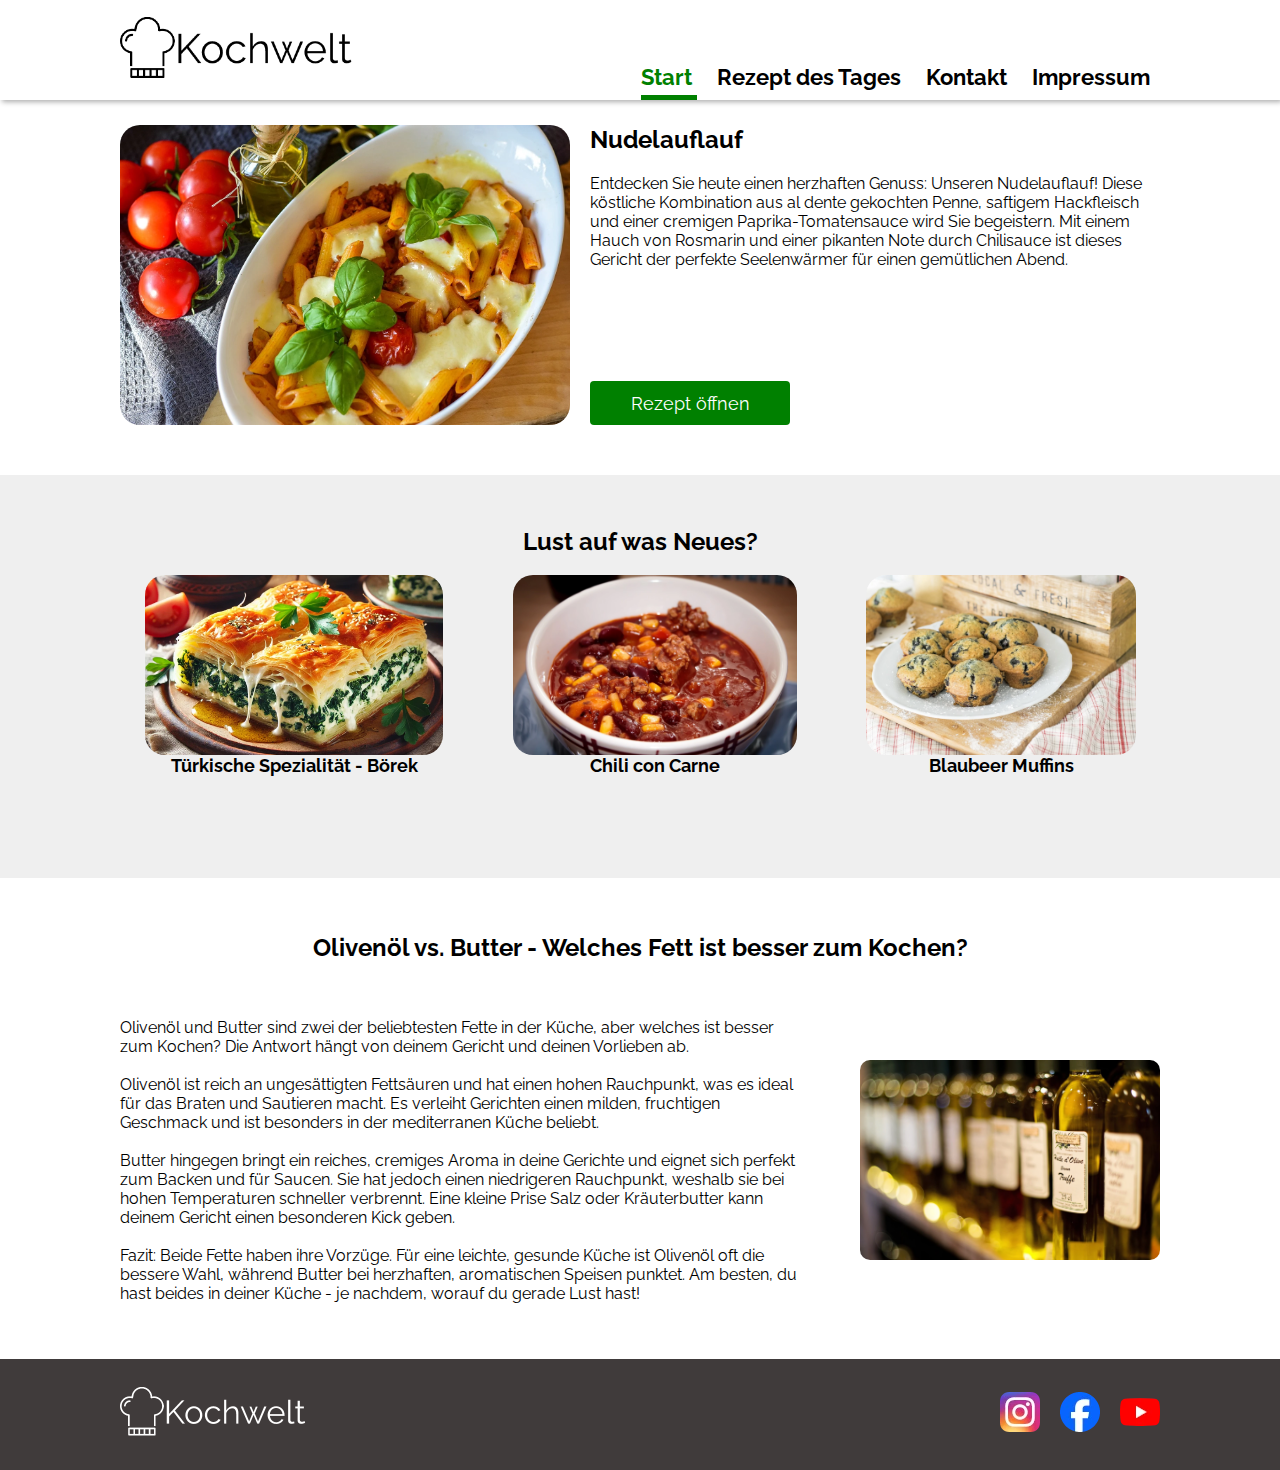
<file: index.html>
<!DOCTYPE html>
<html lang="en">

<head>
    <meta charset="UTF-8">
    <meta name="viewport" content="width=device-width, initial-scale=1.0">
    <title>Startseite - Kochwelt-342</title>
    <link rel="icon" type="image/x-icon" href="./img/logo_small.webp">
    <link rel="stylesheet" href="style.css">
</head>

<body>
    <a href="#main" class="skip-to-main-content-link">Skip to main content</a>
    <header class="content-limiter">
        <a href="./index.html"><img src="./img/logo.png" alt="logo"></a>
            <nav>
                <a class="navigation-bar" id="start" href="./index.html">Start </a>
                <a class="navigation-bar" href="./nudelauflauf.html">Rezept des Tages </a>
                <a class="navigation-bar"  href="./contact.html">Kontakt </a>
                <a class="navigation-bar" href="./impressum.html">Impressum </a>
                <button id="menu-button" onclick="toggleRespMenu()"><img id="burger-bar" src="./img/burger-bar.png"
                        alt="burger-bar"></button>
            </nav>
        
    </header>

    <main id="main" tabindex="-1">
        <div id="menu" class="resp-menu">
            <a href="./index.html">Start </a>
            <a href="./nudelauflauf.html">Rezept des Tages </a>
            <a href="./contact.html">Kontakt </a>
            <a href="./impressum.html">Impressum </a>
        </div>
        <section id="rezept-des-tages" class="content-limiter">
            <img class="rezept-des-tages-img" src="./img/pasta_casserole.webp" alt="Foto eines Nudelauflaufs">
            <div class="rezept-des-tages-text-area">
                <article class="rezept-des-tages-text">
                    <hr class="horizontal-ruler">
                    <h2>Nudelauflauf</h2>
                    <p>Entdecken Sie heute einen herzhaften Genuss: Unseren Nudelauflauf! Diese köstliche Kombination
                        aus al dente gekochten Penne, saftigem Hackfleisch und einer cremigen Paprika-Tomatensauce wird
                        Sie begeistern. Mit einem Hauch von Rosmarin und einer pikanten Note durch Chilisauce ist dieses
                        Gericht der perfekte Seelenwärmer für einen gemütlichen Abend.</p>
                </article>
                <button class="green-button" onclick="location.href = './nudelauflauf.html'">Rezept öffnen</button>
            </div>
        </section>

        <section id="eigene-rezepte" class="content-limiter">
            <h2 class="text-center">Lust auf was Neues?</h2>
            <div class="flexbox">
                <a class="rezept" href="./rezeptboerek.html"><img src="./img/börek.webp" alt="Foto mit börek">Türkische
                    Spezialität - Börek
                </a>
                <a class="rezept" href="./rezeptaris.html"><img src="./img/1chili-con-carne-378952_1920.webp"
                        alt="Foto einer Chili con Carne">Chili con Carne
                </a>
                <a class="rezept" href="./rezeptmartin.html"><img src="./img/blueberry-muffins.webp"
                        alt="Foto mit Blaubeer Muffins">Blaubeer Muffins
                </a>
            </div>
        </section>

        <section class="newsletter-headline content-limiter" id="newsletter">
            <h2>Olivenöl vs. Butter - Welches Fett ist besser zum Kochen?</h2>
            <div class="newsletter-box">
                <div class="newsletter-text">
                    <p>Olivenöl und Butter sind zwei der beliebtesten Fette in der Küche, aber welches ist besser zum
                        Kochen? Die Antwort hängt von deinem Gericht und deinen Vorlieben ab. <br>
                        <br>
                        Olivenöl ist reich an ungesättigten Fettsäuren und hat einen hohen Rauchpunkt, was es ideal für
                        das Braten und Sautieren macht. Es verleiht Gerichten einen milden, fruchtigen Geschmack und ist
                        besonders in der mediterranen Küche beliebt.<br>
                        <br>
                        Butter hingegen bringt ein reiches, cremiges Aroma in deine Gerichte und eignet sich perfekt zum
                        Backen und für Saucen. Sie hat jedoch einen niedrigeren Rauchpunkt, weshalb sie bei hohen
                        Temperaturen schneller verbrennt. Eine kleine Prise Salz oder Kräuterbutter kann deinem Gericht
                        einen besonderen Kick geben.<br>
                        <br>
                        Fazit: Beide Fette haben ihre Vorzüge. Für eine leichte, gesunde Küche ist Olivenöl oft die
                        bessere Wahl, während Butter bei herzhaften, aromatischen Speisen punktet. Am besten, du hast
                        beides in deiner Küche - je nachdem, worauf du gerade Lust hast!
                    </p>

                </div>
                <img src="./img/olive-oil.webp" alt="">
            </div>
        </section>
    </main>

    <footer class="content-limiter">
        <img src="./img/white_logo.png" alt="Kochwelt Logo">
        <div class="socialmedia">
            <a href="https://www.instagram.com/" target="_blank">
                <img src="./img/instagram_icon.webp" alt="Instagram"></a>

            <a href="https://www.facebook.com/" target="_blank">
                <img src="./img/facebook_icon.webp" alt="Facebook"></a>

            <a href="https://www.youtube.com/" target="_blank">
                <img src="./img/youtube.webp" alt="Youtube"></a>
        </div>
    </footer>
    <script src="script.js"></script>
</body>

</html>
</file>
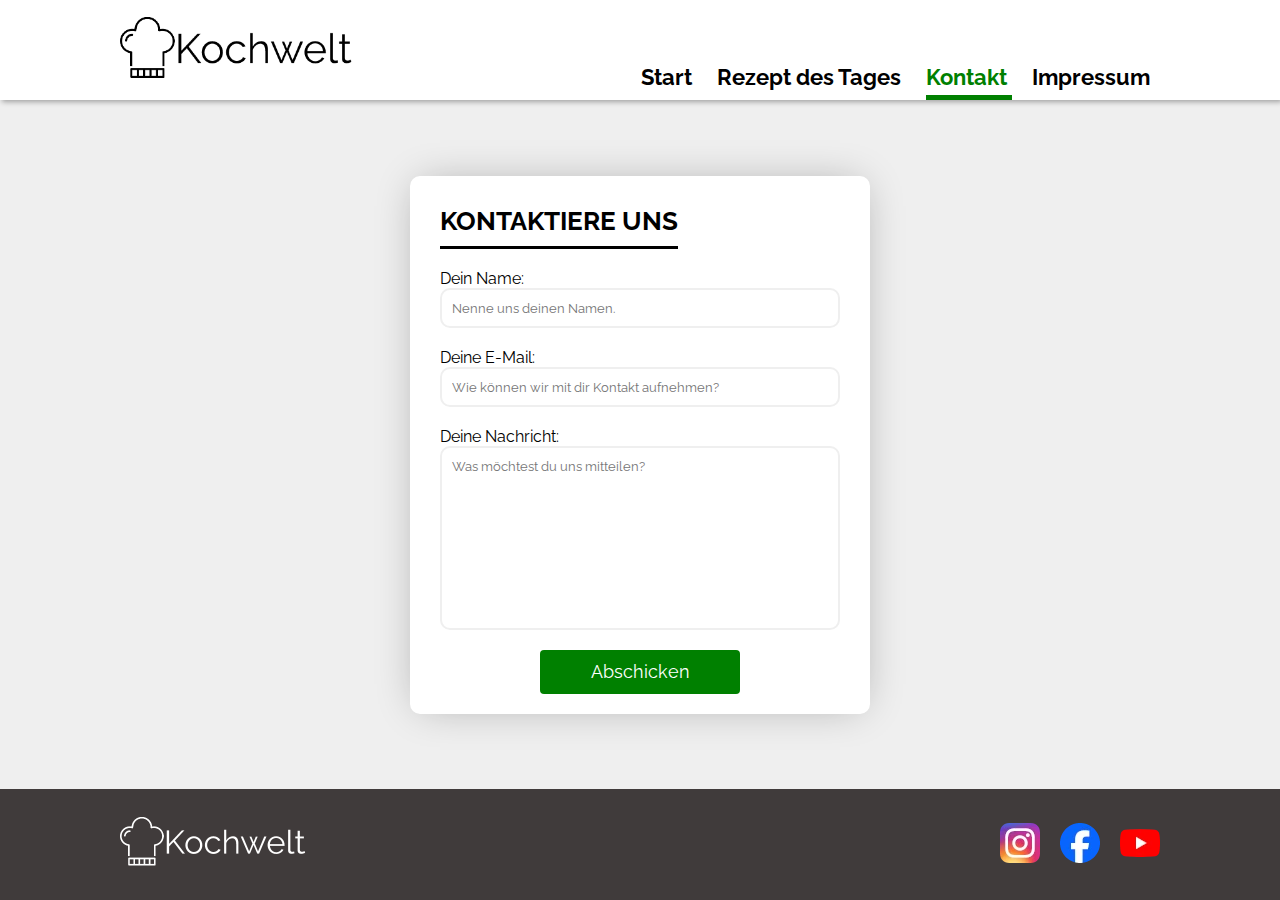
<file: contact.html>
<!DOCTYPE html>
<html lang="en">

<head>
  <meta charset="UTF-8">
  <meta name="viewport" content="width=device-width, initial-scale=1.0">
  <title>Kontakt - Kochwelt-342</title>
  <link rel="icon" type="image/x-icon" href="./img/logo_small.webp">
  <link rel="stylesheet" href="style.css">
</head>

<body class="grey-bg">
  <a href="#main" class="skip-to-main-content-link">Skip to main content</a>
  <header class="content-limiter">
      <a href="./index.html"><img src="./img/logo.png" alt="logo"></a>
      <nav>
          <a class="navigation-bar" href="./index.html">Start </a>
          <a class="navigation-bar" href="./nudelauflauf.html">Rezept des Tages </a>
          <a class="navigation-bar" id="start" href="./contact.html">Kontakt </a>
          <a class="navigation-bar" href="./impressum.html">Impressum </a>
          <button id="menu-button" onclick="toggleRespMenu()"><img id="burger-bar" src="./img/burger-bar.png"
                  alt="burger-bar"></button>
      </nav>
  </header>

  <main id="main" class="content-limiter contact-main" tabindex="-1">
    <div id="menu" class="resp-menu">
      <a href="./index.html">Start </a>
      <a href="./nudelauflauf.html">Rezept des Tages </a>
      <a href="./contact.html">Kontakt </a>
      <a href="./impressum.html">Impressum </a>
  </div>
    <section class="contact">
      <div class="contact-content">
        <h1>Kontaktiere uns</h1>
        <form onsubmit="sendMail(event)">
          <label for="name">
            Dein Name:
            <input type="text" name="name" id="name" placeholder="Nenne uns deinen Namen." required>
          </label>
          <label for="email">
            Deine E-Mail:
            <input type="email" name="email" id="email" placeholder="Wie können wir mit dir Kontakt aufnehmen?" required>
          </label>
          <label for="message">
            Deine Nachricht:
            <textarea name="message" id="message" maxlength="2048" placeholder="Was möchtest du uns mitteilen?"
              rows="10" cols="50" required></textarea>
          </label>
          <button class="green-button" type="submit">Abschicken</button>
        </form>
      </div>
    </section>
  </main>

  <footer class="content-limiter">
    <img src="./img/white_logo.png" alt="Kochwelt Logo">
    <div class="socialmedia">
      <a href="https://www.instagram.com/" target="_blank">
        <img src="./img/instagram_icon.webp" alt="Instagram"></a>

      <a href="https://www.facebook.com/" target="_blank">
        <img src="./img/facebook_icon.webp" alt="Facebook"></a>

      <a href="https://www.youtube.com/" target="_blank">
        <img src="./img/youtube.webp" alt="Youtube"></a>
    </div>
  </footer>
  <script src="script.js"></script>
</body>

</html>
</file>
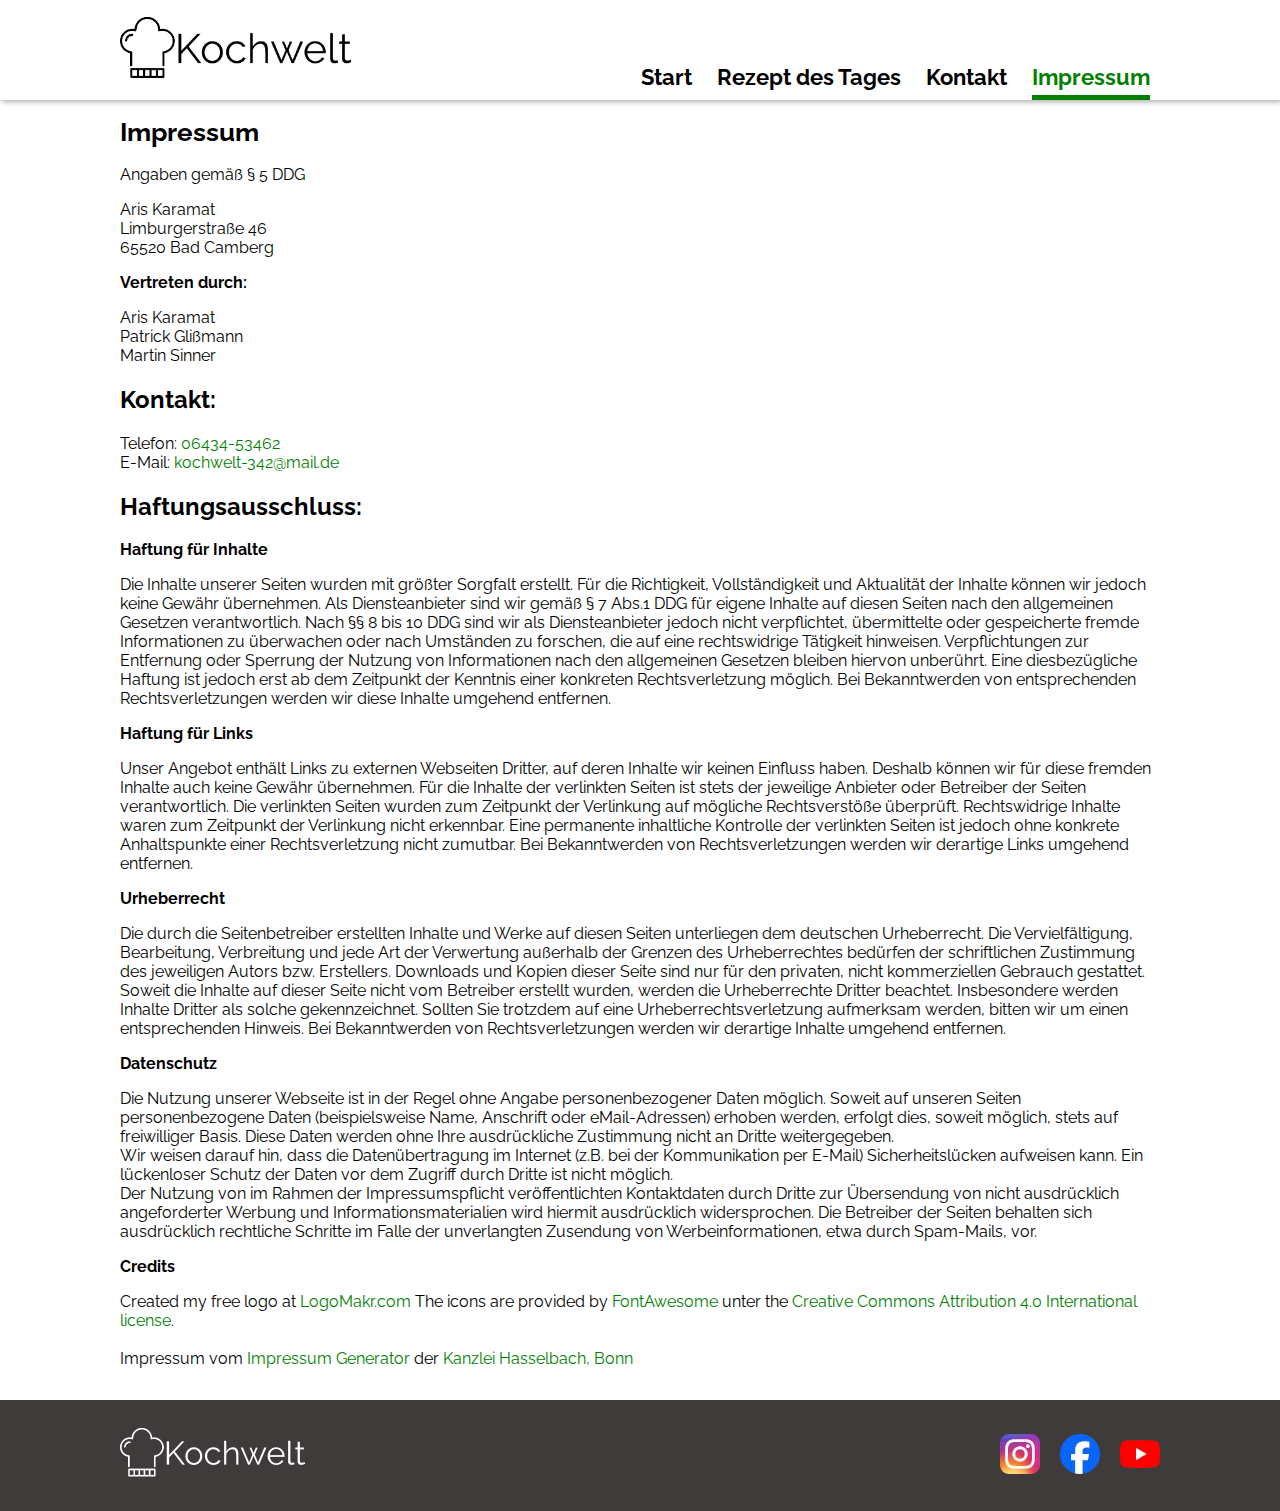
<file: impressum.html>
<!DOCTYPE html>
<html lang="en">

<head>
    <meta charset="UTF-8">
    <meta name="viewport" content="width=device-width, initial-scale=1.0">
    <title>Impressum - Kochwelt-342</title>
    <link rel="icon" type="image/x-icon" href="./img/logo_small.webp">
    <link rel="stylesheet" href="style.css">
</head>

<body>
    <a href="#main" class="skip-to-main-content-link">Skip to main content</a>
    <header class="content-limiter">
        <a href="./index.html"><img src="./img/logo.png" alt="logo"></a>
        <nav>
            <a class="navigation-bar" href="./index.html">Start </a>
            <a class="navigation-bar" href="./nudelauflauf.html">Rezept des Tages </a>
            <a class="navigation-bar" href="./contact.html">Kontakt </a>
            <a class="navigation-bar" id="start" href="./impressum.html">Impressum </a>
            <button id="menu-button" onclick="toggleRespMenu()"><img id="burger-bar" src="./img/burger-bar.png"
                    alt="burger-bar"></button>
        </nav>

    </header>
    <main id="main" class="content-limiter" tabindex="-1">
        <div id="menu" class="resp-menu">
            <a href="./index.html">Start </a>
            <a href="./nudelauflauf.html">Rezept des Tages </a>
            <a href="./contact.html">Kontakt </a>
            <a href="./impressum.html">Impressum </a>
        </div>
        <div class='impressum'>
            <h1>Impressum</h1>
            <p>Angaben gemäß § 5 DDG</p>
            <p>Aris Karamat <br>
                Limburgerstraße 46<br>
                65520 Bad Camberg <br>
            </p>
            <h3> Vertreten durch:</h3>
            <p> Aris Karamat<br>
                Patrick Glißmann<br>
                Martin Sinner
            </p>
            <h2>Kontakt: </h2>
            <p>
                Telefon: <a href="tel:0643453462">06434-53462</a><br>
                E-Mail: <a href='mailto:kochwelt-342@mail.de'>kochwelt-342@mail.de</a><br></p>

            <h2>Haftungsausschluss:</h2>
            <h3>Haftung für Inhalte</h3>
            <p> Die Inhalte unserer Seiten wurden mit größter Sorgfalt erstellt. Für die Richtigkeit, Vollständigkeit
                und Aktualität der Inhalte können wir jedoch keine Gewähr übernehmen. Als Diensteanbieter sind wir gemäß
                § 7 Abs.1 DDG für eigene Inhalte auf diesen Seiten nach den allgemeinen Gesetzen verantwortlich. Nach §§
                8 bis 10 DDG sind wir als Diensteanbieter jedoch nicht verpflichtet, übermittelte oder gespeicherte
                fremde Informationen zu überwachen oder nach Umständen zu forschen, die auf eine rechtswidrige Tätigkeit
                hinweisen. Verpflichtungen zur Entfernung oder Sperrung der Nutzung von Informationen nach den
                allgemeinen Gesetzen bleiben hiervon unberührt. Eine diesbezügliche Haftung ist jedoch erst ab dem
                Zeitpunkt der Kenntnis einer konkreten Rechtsverletzung möglich. Bei Bekanntwerden von entsprechenden
                Rechtsverletzungen werden wir diese Inhalte umgehend entfernen.
            </p>
            <h3>Haftung für Links</h3>
            <p> Unser Angebot enthält Links zu externen Webseiten Dritter, auf deren Inhalte wir keinen Einfluss haben.
                Deshalb können wir für diese fremden Inhalte auch keine Gewähr übernehmen. Für die Inhalte der
                verlinkten Seiten ist stets der jeweilige Anbieter oder Betreiber der Seiten verantwortlich. Die
                verlinkten Seiten wurden zum Zeitpunkt der Verlinkung auf mögliche Rechtsverstöße überprüft.
                Rechtswidrige Inhalte waren zum Zeitpunkt der Verlinkung nicht erkennbar. Eine permanente inhaltliche
                Kontrolle der verlinkten Seiten ist jedoch ohne konkrete Anhaltspunkte einer Rechtsverletzung nicht
                zumutbar. Bei Bekanntwerden von Rechtsverletzungen werden wir derartige Links umgehend entfernen.
            </p>
            <h3>Urheberrecht</h3>
            <p>Die durch die Seitenbetreiber erstellten Inhalte und Werke auf diesen Seiten unterliegen dem deutschen
                Urheberrecht. Die Vervielfältigung, Bearbeitung, Verbreitung und jede Art der Verwertung außerhalb der
                Grenzen des Urheberrechtes bedürfen der schriftlichen Zustimmung des jeweiligen Autors bzw. Erstellers.
                Downloads und Kopien dieser Seite sind nur für den privaten, nicht kommerziellen Gebrauch gestattet.
                Soweit die Inhalte auf dieser Seite nicht vom Betreiber erstellt wurden, werden die Urheberrechte
                Dritter beachtet. Insbesondere werden Inhalte Dritter als solche gekennzeichnet. Sollten Sie trotzdem
                auf eine Urheberrechtsverletzung aufmerksam werden, bitten wir um einen entsprechenden Hinweis. Bei
                Bekanntwerden von Rechtsverletzungen werden wir derartige Inhalte umgehend entfernen.
            </p>
            <h3>Datenschutz</h3>
            <p>Die Nutzung unserer Webseite ist in der Regel ohne Angabe personenbezogener Daten möglich. Soweit auf
                unseren Seiten personenbezogene Daten (beispielsweise Name, Anschrift oder eMail-Adressen) erhoben
                werden, erfolgt dies, soweit möglich, stets auf freiwilliger Basis. Diese Daten werden ohne Ihre
                ausdrückliche Zustimmung nicht an Dritte weitergegeben. <br>
                Wir weisen darauf hin, dass die Datenübertragung im Internet (z.B. bei der Kommunikation per E-Mail)
                Sicherheitslücken aufweisen kann. Ein lückenloser Schutz der Daten vor dem Zugriff durch Dritte ist
                nicht möglich. <br>
                Der Nutzung von im Rahmen der Impressumspflicht veröffentlichten Kontaktdaten durch Dritte zur
                Übersendung von nicht ausdrücklich angeforderter Werbung und Informationsmaterialien wird hiermit
                ausdrücklich widersprochen. Die Betreiber der Seiten behalten sich ausdrücklich rechtliche Schritte im
                Falle der unverlangten Zusendung von Werbeinformationen, etwa durch Spam-Mails, vor.
            </p>
            <h3>Credits </h3>
            <p> Created my free logo at <a href="https://logomakr.com" target="_blank">LogoMakr.com</a>
                The icons are provided by <a href="https://fontawesome.com/" rel="nofollow"
                    target="_blank">FontAwesome</a> unter the <a href="https://fontawesome.com/license" target="_blank"
                    rel="nofollow">Creative Commons Attribution 4.0 International license</a>.
                <br> <br>Impressum vom <a href="https://www.impressum-generator.de">Impressum Generator</a> der <a
                    href="https://www.kanzlei-hasselbach.de/standorte/bonn/" rel="nofollow">Kanzlei Hasselbach, Bonn</a>
            </p>
        </div>

    </main>

    <footer class="content-limiter">
        <img src="./img/white_logo.png" alt="Kochwelt Logo">
        <div class="socialmedia">
            <a href="https://www.instagram.com/" target="_blank">
                <img src="./img/instagram_icon.webp" alt="Instagram"></a>

            <a href="https://www.facebook.com/" target="_blank">
                <img src="./img/facebook_icon.webp" alt="Facebook"></a>

            <a href="https://www.youtube.com/" target="_blank">
                <img src="./img/youtube.webp" alt="Youtube"></a>
        </div>
    </footer>
    <script src="script.js"></script>
</body>

</html>
</file>
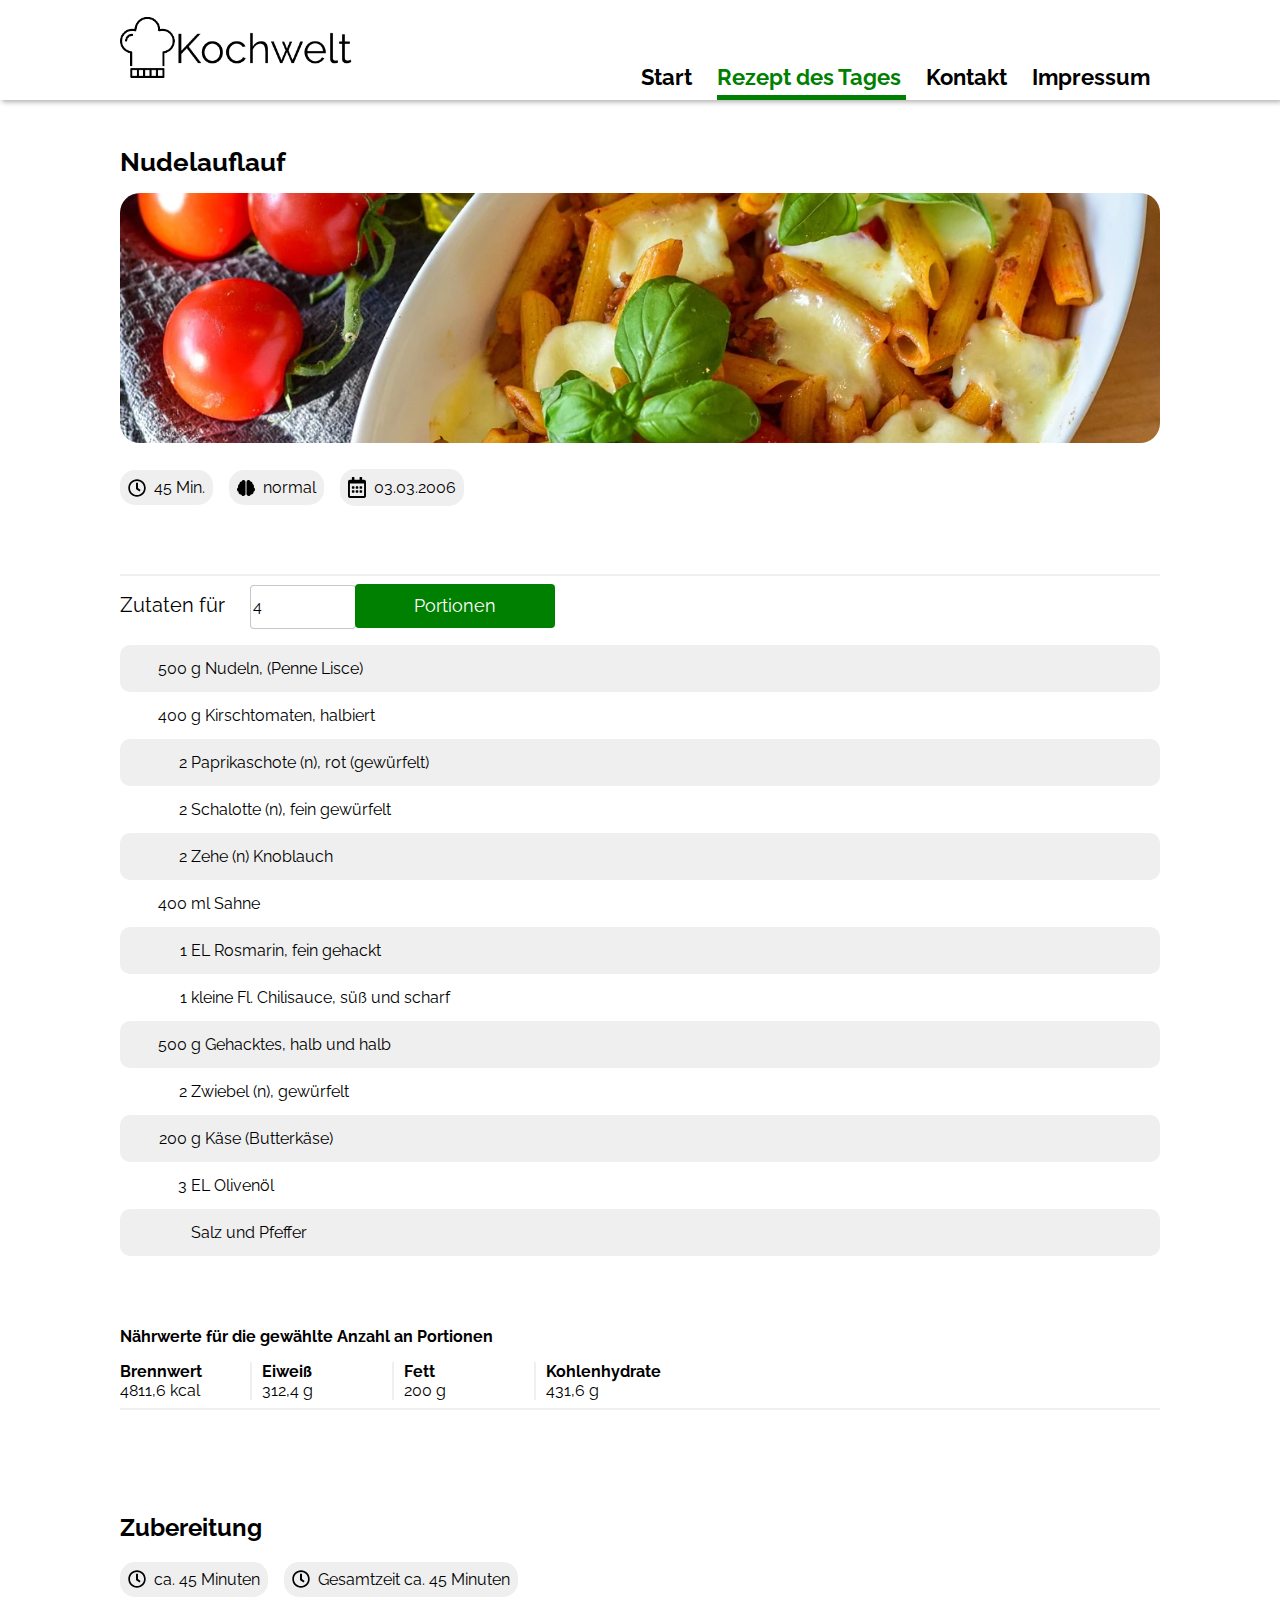
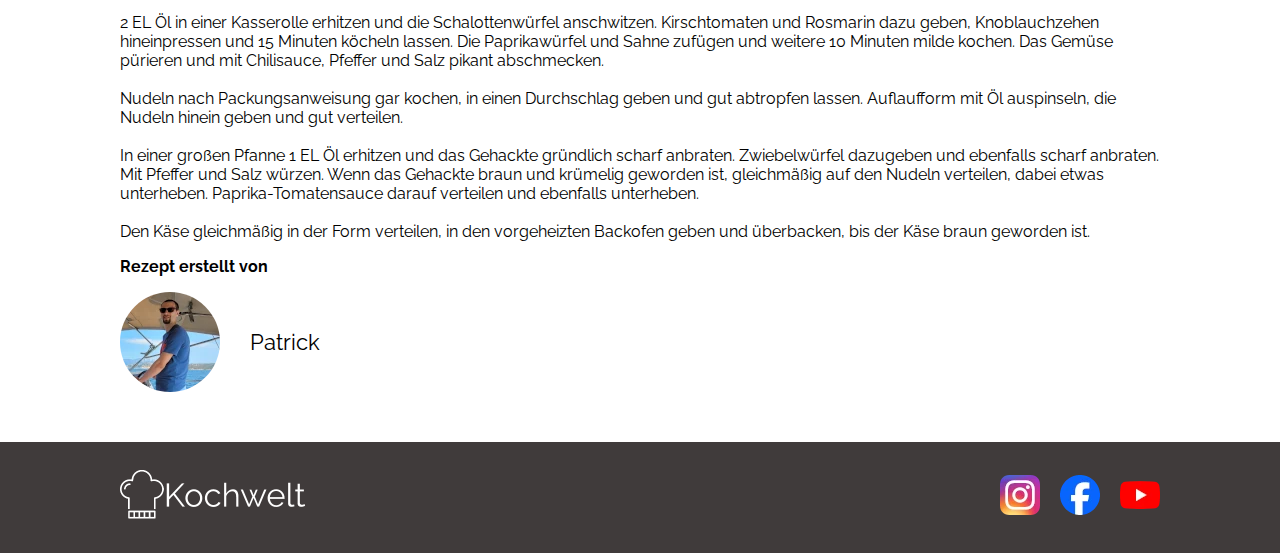
<file: nudelauflauf.html>
<!DOCTYPE html>
<html lang="en">

<head>
  <meta charset="UTF-8">
  <meta name="viewport" content="width=device-width, initial-scale=1.0">
  <title>Nudelauflauf - Kochwelt-342</title>
  <link rel="icon" type="image/x-icon" href="./img/logo_small.webp">
  <link rel="stylesheet" href="style.css">
</head>

<body>
  <a href="#main" class="skip-to-main-content-link">Skip to main content</a>
    <header class="content-limiter">
    <a href="./index.html"><img src="./img/logo.png" alt="logo"></a>
    <nav>
      <a class="navigation-bar" href="./index.html">Start </a>
      <a class="navigation-bar" id="start" href="./nudelauflauf.html">Rezept des Tages </a>
      <a class="navigation-bar" href="./contact.html">Kontakt </a>
      <a class="navigation-bar" href="./impressum.html">Impressum </a>
      <button id="menu-button" onclick="toggleRespMenu()"><img id="burger-bar" src="./img/burger-bar.png"
          alt="burger-bar"></button>
    </nav>
  </header>

  <main id="main" class="content-limiter" tabindex="-1">
    <div id="menu" class="resp-menu">
      <a href="./index.html">Start </a>
      <a href="./nudelauflauf.html">Rezept des Tages </a>
      <a href="./contact.html">Kontakt </a>
      <a href="./impressum.html">Impressum </a>
    </div>
    <section class="rezept-section">
      <h1 class="rezept-titel">Nudelauflauf</h1>
      <img class="rezept-bild" src="./img/pasta_casserole.webp" alt="Foto eines Nudelauflaufs">


      <div class="icons">
        <div class="icons-container">
          <img src="./img/icons/clock-regular.svg" alt="Zeit">
          <span>45 Min.</span>
        </div>
        <div class="icons-container">
          <img src="./img/icons/brain-solid.svg" alt="Schwierigkeitsgrad">
          <span>normal</span>
        </div>
        <div class="icons-container">
          <img src="./img/icons/calendar-alt-regular.svg" alt="Datum">
          <span>03.03.2006</span>
        </div>
      </div>
    </section>


    <section class="table-container">
      <hr class="horizontal-ruler">
      <div class="portionen-container">
        <form>
          <label for="inputfield"> Zutaten für
          <input id="inputfield" type="number" value="4" required min="1" max="20"></label>
          <button class="green-button" onclick="calc('CASSEROLE', event)">Portionen</button>
        </form>
      </div>

      <table>
        <tbody>
          <tr>
            <td>500</td>
            <td>g Nudeln, (Penne Lisce)</td>
          </tr>
          <tr>
            <td>400</td>
            <td>g Kirschtomaten, halbiert</td>
          </tr>
          <tr>
            <td>2</td>
            <td>Paprikaschote (n), rot (gewürfelt)</td>
          </tr>
          <tr>
            <td>2</td>
            <td>Schalotte (n), fein gewürfelt</td>
          </tr>
          <tr>
            <td>2</td>
            <td>Zehe (n) Knoblauch</td>
          </tr>
          <tr>
            <td>400</td>
            <td>ml Sahne</td>
          </tr>
          <tr>
            <td>1</td>
            <td>EL Rosmarin, fein gehackt</td>
          </tr>
          <tr>
            <td>1</td>
            <td>kleine Fl. Chilisauce, süß und scharf</td>
          </tr>
          <tr>
            <td>500</td>
            <td>g Gehacktes, halb und halb</td>
          </tr>
          <tr>
            <td>2</td>
            <td>Zwiebel (n), gewürfelt</td>
          </tr>
          <tr>
            <td>200</td>
            <td>g Käse (Butterkäse)</td>
          </tr>
          <tr>
            <td>3</td>
            <td>EL Olivenöl</td>
          </tr>
          <tr>
            <td></td>
            <td>Salz und Pfeffer</td>
          </tr>
        </tbody>
      </table>
    </section>

    <section class="naehrwert-container">
      <h3>Nährwerte für die gewählte Anzahl an Portionen</h3>
      <hr class="horizontal-ruler" id="mediaquery-column">
      <div class="naehrwert-area">
        <div class="naehrwert-paar">
          <b>Brennwert</b>
          <div class="nutritional-value"><span>4811,6</span> kcal</div>
        </div>
        <hr class="vertikaler-trenner">
        <div class="naehrwert-paar">
          <b>Eiweiß</b>
          <div class="nutritional-value"><span>312,4</span> g</div>
        </div>
        <hr class="vertikaler-trenner">
        <div class="naehrwert-paar">
          <b>Fett</b>
          <div class="nutritional-value"><span>200</span> g</div>
        </div>
        <hr class="vertikaler-trenner">
        <div class="naehrwert-paar">
          <b>Kohlenhydrate</b>
          <div class="nutritional-value"><span>431,6</span> g</div>
        </div>
      </div>
      <hr class="horizontal-ruler">
    </section>

    <section class="zubereitung-container">
      <h2>Zubereitung</h2>

      <div class="icons">
        <div class="icons-container">
          <img src="./img/icons/clock-regular.svg" alt="Zeit"> <span>ca. 45 Minuten</span>
        </div>

        <div class="icons-container">
          <img src="./img/icons/clock-regular.svg" alt="Zeit"> <span>Gesamtzeit ca. 45 Minuten</span>
        </div>
      </div>

      <p>
        2 EL Öl in einer Kasserolle erhitzen und die Schalottenwürfel anschwitzen. Kirschtomaten und Rosmarin dazu
        geben,
        Knoblauchzehen hineinpressen und 15 Minuten köcheln lassen. Die Paprikawürfel und Sahne zufügen und weitere
        10
        Minuten milde kochen. Das Gemüse pürieren und mit Chilisauce, Pfeffer und Salz pikant abschmecken.
        <br>
        <br>
        Nudeln nach Packungsanweisung gar kochen, in einen Durchschlag geben und gut abtropfen lassen. Auflaufform
        mit
        Öl
        auspinseln, die Nudeln hinein geben und gut verteilen.
        <br>
        <br>
        In einer großen Pfanne 1 EL Öl erhitzen und das Gehackte gründlich scharf anbraten. Zwiebelwürfel dazugeben
        und ebenfalls scharf anbraten. Mit Pfeffer und Salz würzen. Wenn das Gehackte braun und krümelig geworden ist,
        gleichmäßig auf den Nudeln verteilen, dabei etwas unterheben. Paprika-Tomatensauce darauf verteilen und
        ebenfalls
        unterheben.
        <br>
        <br>
        Den Käse gleichmäßig in der Form verteilen, in den vorgeheizten Backofen geben und überbacken, bis der
        Käse
        braun geworden ist.
      </p>

      <h3>Rezept erstellt von</h3>
      <div class="profile">
        <img src="./img/profile-patrick.webp" alt="Profil-Bild"> Patrick
      </div>
    </section>



  </main>

  <footer class="content-limiter">
    <img src="./img/white_logo.png" alt="Kochwelt Logo">
    <div class="socialmedia">
      <a href="https://www.instagram.com/" target="_blank">
        <img src="./img/instagram_icon.webp" alt="Instagram"></a>

      <a href="https://www.facebook.com/" target="_blank">
        <img src="./img/facebook_icon.webp" alt="Facebook"></a>

      <a href="https://www.youtube.com/" target="_blank">
        <img src="./img/youtube.webp" alt="Youtube"></a>
    </div>
  </footer>

  <script src="script.js"></script>
</body>

</html>
</file>
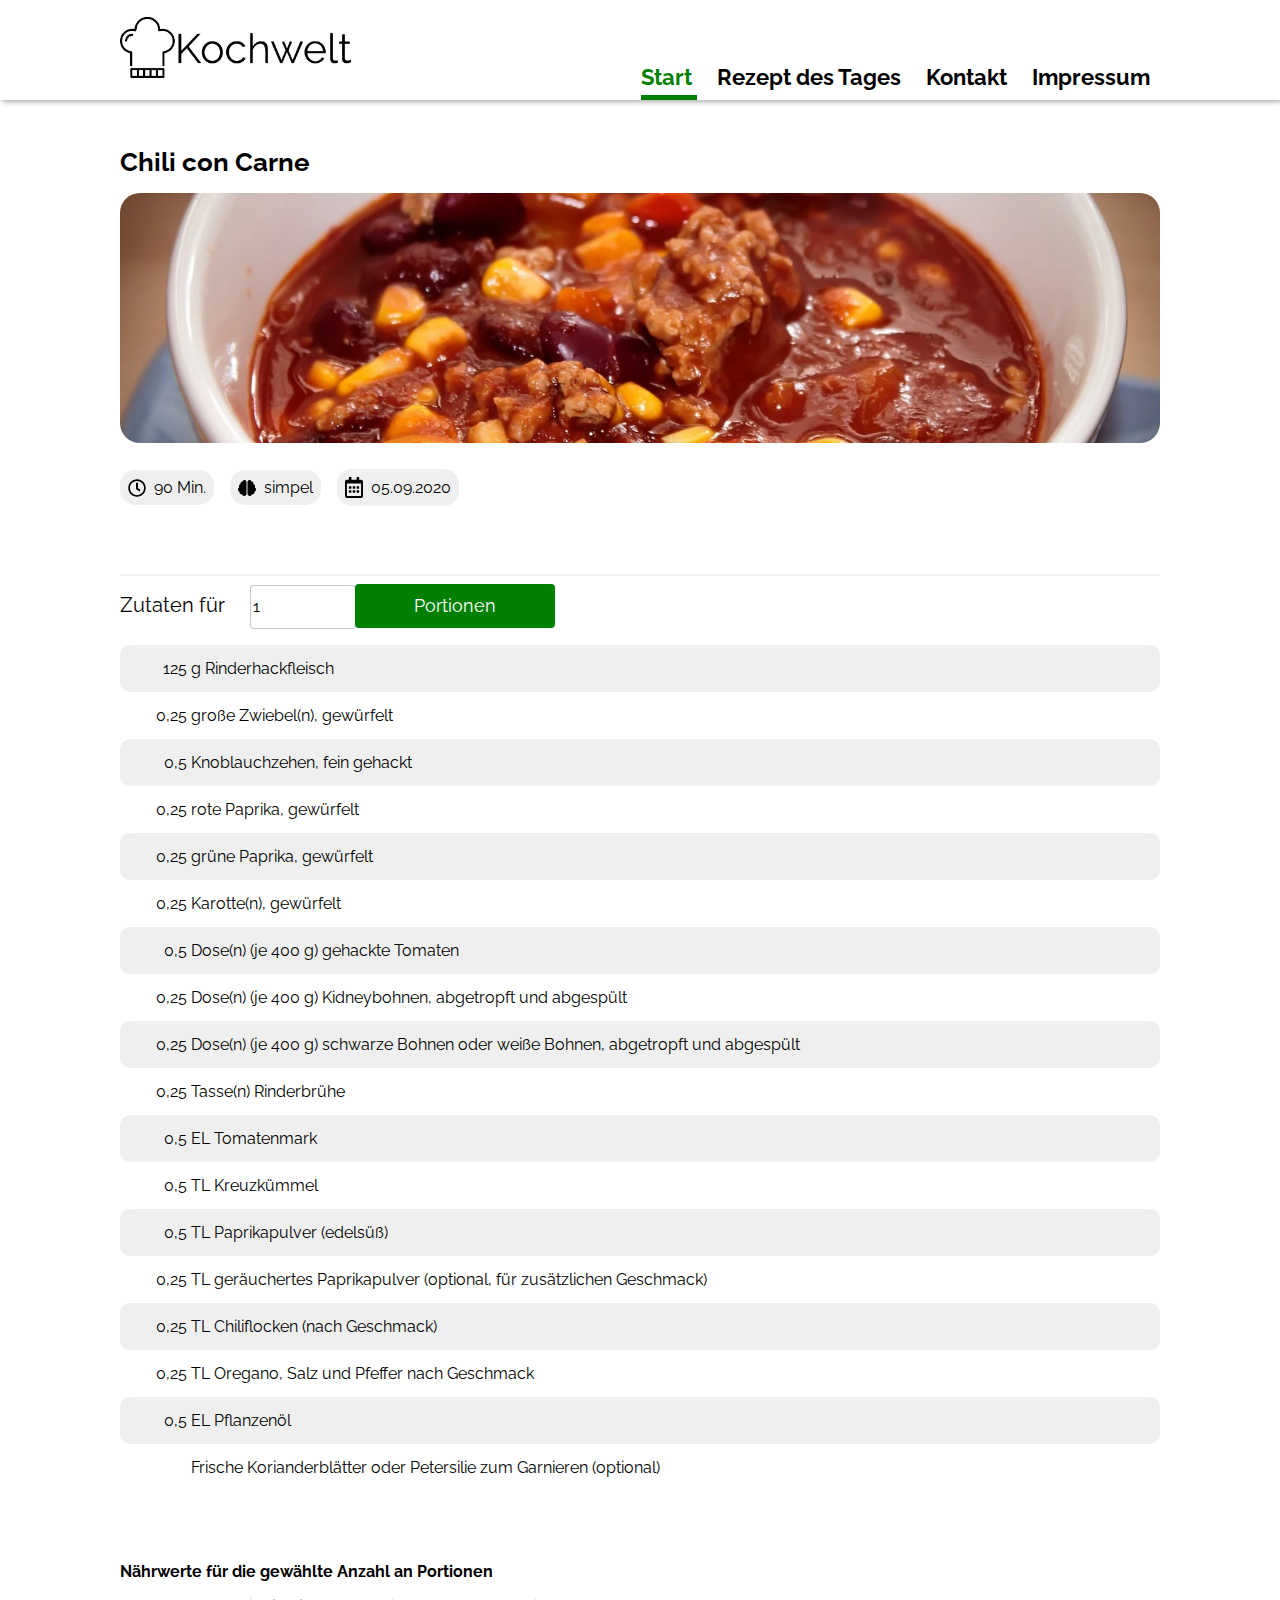
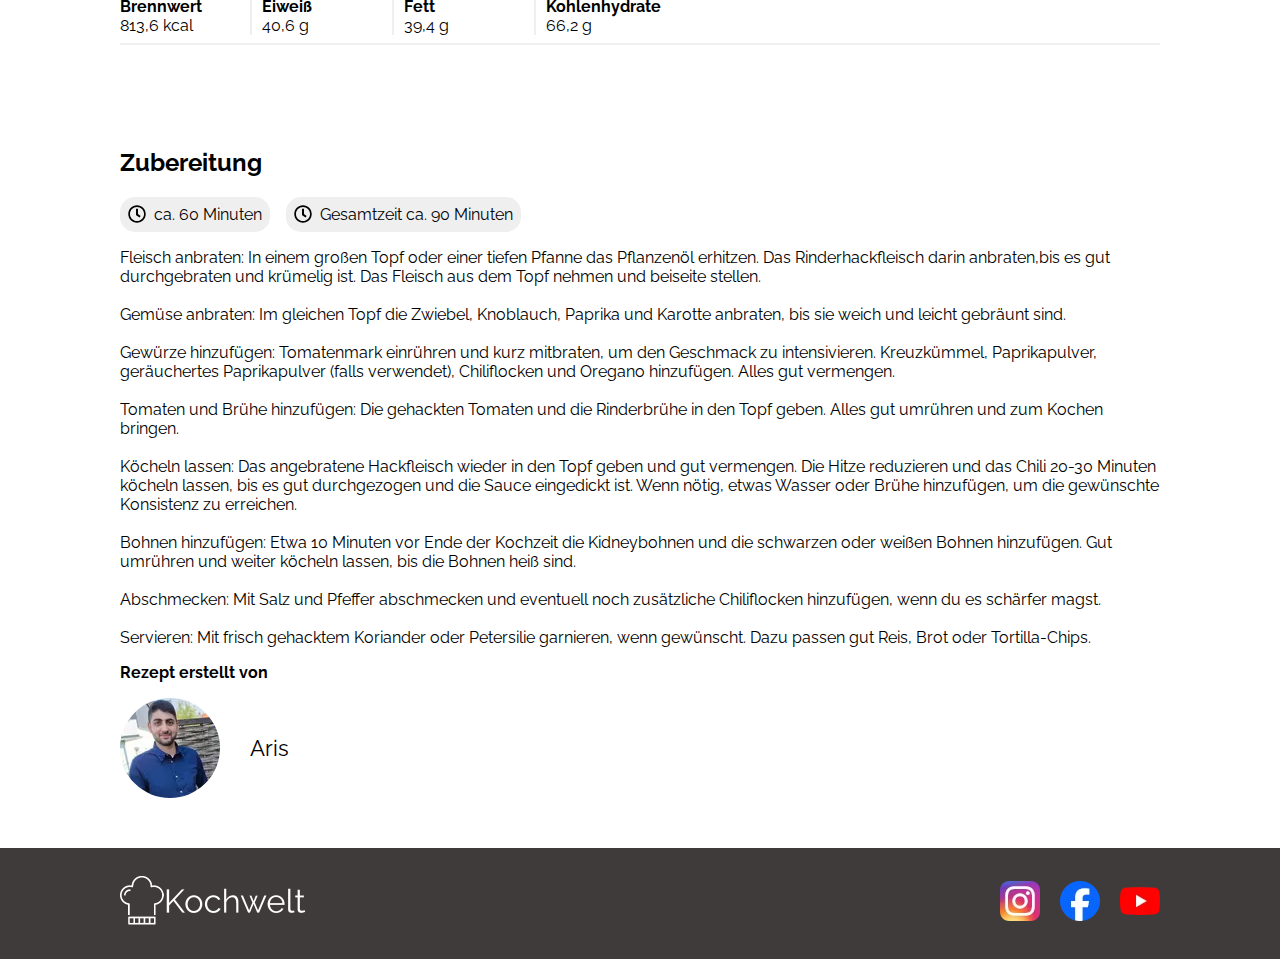
<file: rezeptaris.html>
<!DOCTYPE html>
<html lang="en">

<head>
    <meta charset="UTF-8">
    <meta name="viewport" content="width=device-width, initial-scale=1.0">
    <title>Chili - Kochwelt-342</title>
    <link rel="icon" type="image/x-icon" href="./img/logo_small.webp">
    <link rel="stylesheet" href="style.css">
</head>

<body>
    <a href="#main" class="skip-to-main-content-link">Skip to main content</a>
    <header class="content-limiter">
        <a href="./index.html"><img src="./img/logo.png" alt="logo"></a>
        <nav>
            <a class="navigation-bar" id="start" href="./index.html">Start </a>
            <a class="navigation-bar" href="./nudelauflauf.html">Rezept des Tages </a>
            <a class="navigation-bar" href="./contact.html">Kontakt </a>
            <a class="navigation-bar" href="./impressum.html">Impressum </a>
            <button id="menu-button" onclick="toggleRespMenu()"><img id="burger-bar" src="./img/burger-bar.png"
                    alt="burger-bar"></button>
            </nav>
    </header>


    <main id="main" class="content-limiter" tabindex="-1">
        <div id="menu" class="resp-menu">
            <a href="./index.html">Start </a>
            <a href="./nudelauflauf.html">Rezept des Tages </a>
            <a href="./contact.html">Kontakt </a>
            <a href="./impressum.html">Impressum </a>
        </div>
        <section class="rezept-section">
            <h1 class="rezept-titel">Chili con Carne</h1>
            <img class="rezept-bild" src="./img/1chili-con-carne-378952_1920.webp" alt="Foto einer Chili con Carne">

            <div class="icons">
                <div class="icons-container"><img src="./img/icons/clock-regular.svg" alt="Zeit"><span>90 Min.</span></div>
                <div class="icons-container"><img src="./img/icons/brain-solid.svg" alt="Schwierigkeitsgrad"><span>simpel</span></div>
                <div class="icons-container"><img src="./img/icons/calendar-alt-regular.svg" alt="Datum"><span>05.09.2020</span></div>
            </div>

        </section>

        <section class="table-container">
            <hr class="horizontal-ruler">
            <div class="portionen-container">
                <form>
                    <label for="inputfield"> Zutaten für
                    <input id="inputfield" type="number" value="1" required min="1" max="20"></label>
                    <button class="green-button" onclick="calc('CHILI', event)">Portionen</button>
                </form>
            </div>

            <table>
                <tbody>
                <tr>
                    <td>125</td>
                    <td>g Rinderhackfleisch</td>
                </tr>
                <tr>
                    <td>0,25</td>
                    <td>große Zwiebel(n), gewürfelt</td>
                </tr>
                <tr>
                    <td>0,5</td>
                    <td>Knoblauchzehen, fein gehackt</td>
                </tr>
                <tr>
                    <td>0,25</td>
                    <td>rote Paprika, gewürfelt</td>
                </tr>
                <tr>
                    <td>0,25</td>
                    <td>grüne Paprika, gewürfelt</td>
                </tr>
                <tr>
                    <td>0,25</td>
                    <td>Karotte(n), gewürfelt</td>
                </tr>
                <tr>
                    <td>0,5</td>
                    <td>Dose(n) (je 400 g) gehackte Tomaten</td>
                </tr>
                <tr>
                    <td>0,25</td>
                    <td>Dose(n) (je 400 g) Kidneybohnen, abgetropft und abgespült</td>
                </tr>
                <tr>
                    <td>0,25</td>

                    <td>Dose(n) (je 400 g) schwarze Bohnen oder weiße Bohnen, abgetropft
                        und abgespült</td>
                </tr>
                <tr>
                    <td>0,25</td>

                    <td>Tasse(n) Rinderbrühe</td>
                </tr>
                <tr>
                    <td>0,5</td>

                    <td>EL Tomatenmark</td>
                </tr>
                <tr>
                    <td>0,5</td>

                    <td>TL Kreuzkümmel</td>
                </tr>
                <tr>
                    <td>0,5</td>

                    <td>TL Paprikapulver (edelsüß)</td>
                </tr>
                <tr>
                    <td>0,25</td>

                    <td>TL geräuchertes Paprikapulver (optional, für zusätzlichen
                        Geschmack)</td>
                </tr>
                <tr>
                    <td>0,25</td>

                    <td>TL Chiliflocken (nach Geschmack)</td>
                </tr>
                <tr>
                    <td>0,25</td>

                    <td>TL Oregano, Salz und Pfeffer nach Geschmack</td>
                </tr>
                <tr>
                    <td>0,5</td>

                    <td>EL Pflanzenöl</td>
                </tr>
                <tr>
                    <td></td>
                    <td>Frische Korianderblätter oder Petersilie zum Garnieren (optional)
                    </td>
                </tr>
            </tbody>
            </table>
        </section>

        <section class="naehrwert-container">
            <h3>Nährwerte für die gewählte Anzahl an Portionen</h3>
            <hr class="horizontal-ruler" id="mediaquery-column">
            <div class="naehrwert-area">
                <div class="naehrwert-paar">
                    <b>Brennwert</b>
                    <div class="nutritional-value"><span>813,6</span> kcal</div>
                </div>
                <hr class="vertikaler-trenner">
                <div class="naehrwert-paar">
                    <b>Eiweiß</b>
                    <div class="nutritional-value"><span>40,6</span> g</div>
                </div>
                <hr class="vertikaler-trenner">
                <div class="naehrwert-paar">
                    <b>Fett</b>
                    <div class="nutritional-value"><span>39,4</span> g</div>
                </div>
                <hr class="vertikaler-trenner">
                <div class="naehrwert-paar">
                    <b>Kohlenhydrate</b>
                    <div class="nutritional-value"><span>66,2</span> g</div>
                </div>
            </div>
            <hr class="horizontal-ruler">
        </section>

        <section class="zubereitung-container">
            <h2>Zubereitung</h2>
            <div class="icons">
                <div class="icons-container">
                    <img src="./img/icons/clock-regular.svg" alt="Zeit"><span> ca. 60 Minuten</span>
                </div>

                <div class="icons-container">
                    <img src="./img/icons/clock-regular.svg" alt="Zeit"><span> Gesamtzeit ca. 90 Minuten</span>
                </div>
            </div>

            <p> Fleisch anbraten:
                In einem großen Topf oder einer tiefen Pfanne das Pflanzenöl erhitzen. Das Rinderhackfleisch darin
                anbraten,bis es gut durchgebraten und krümelig ist. Das Fleisch aus dem Topf nehmen und beiseite
                stellen. <br>
                <br>

                Gemüse anbraten:
                Im gleichen Topf die Zwiebel, Knoblauch, Paprika und Karotte anbraten, bis sie weich und leicht
                gebräunt sind. <br>
                <br>

                Gewürze hinzufügen:
                Tomatenmark einrühren und kurz mitbraten, um den Geschmack zu intensivieren. Kreuzkümmel, Paprikapulver,
                geräuchertes Paprikapulver (falls verwendet), Chiliflocken und Oregano hinzufügen. Alles gut vermengen.
                <br>
                <br>

                Tomaten und Brühe hinzufügen:
                Die gehackten Tomaten und die Rinderbrühe in den Topf geben. Alles gut umrühren und zum Kochen
                bringen.<br>
                <br>
                Köcheln lassen:
                Das angebratene Hackfleisch wieder in den Topf geben und gut vermengen. Die Hitze reduzieren und das
                Chili
                20-30 Minuten köcheln lassen, bis es gut durchgezogen und die Sauce eingedickt ist. Wenn nötig, etwas
                Wasser
                oder Brühe hinzufügen, um die gewünschte Konsistenz zu erreichen.<br>
                <br>
                Bohnen hinzufügen:
                Etwa 10 Minuten vor Ende der Kochzeit die Kidneybohnen und die schwarzen oder weißen Bohnen hinzufügen.
                Gut
                umrühren und weiter köcheln lassen, bis die Bohnen heiß sind.<br>
                <br>
                Abschmecken:
                Mit Salz und Pfeffer abschmecken und eventuell noch zusätzliche Chiliflocken hinzufügen, wenn du es
                schärfer
                magst.<br>
                <br>
                Servieren:
                Mit frisch gehacktem Koriander oder Petersilie garnieren, wenn gewünscht. Dazu passen gut Reis, Brot
                oder
                Tortilla-Chips.
            </p>

            <h3>Rezept erstellt von</h3>
            <div class="profile">
                <img src="./img/ProfileAris.webp" alt="Profil-Bild">Aris
            </div>
        </section>


    </main>



    <footer class="content-limiter">
        <img src="./img/white_logo.png" alt="Kochwelt Logo">
        <div class="socialmedia">
            <a href="https://www.instagram.com/" target="_blank">
                <img src="./img/instagram_icon.webp" alt="Instagram"></a>

            <a href="https://www.facebook.com/" target="_blank">
                <img src="./img/facebook_icon.webp" alt="Facebook"></a>

            <a href="https://www.youtube.com/" target="_blank">
                <img src="./img/youtube.webp" alt="Youtube"></a>
        </div>
    </footer>

    <script src="script.js"></script>
</body>

</html>
</file>
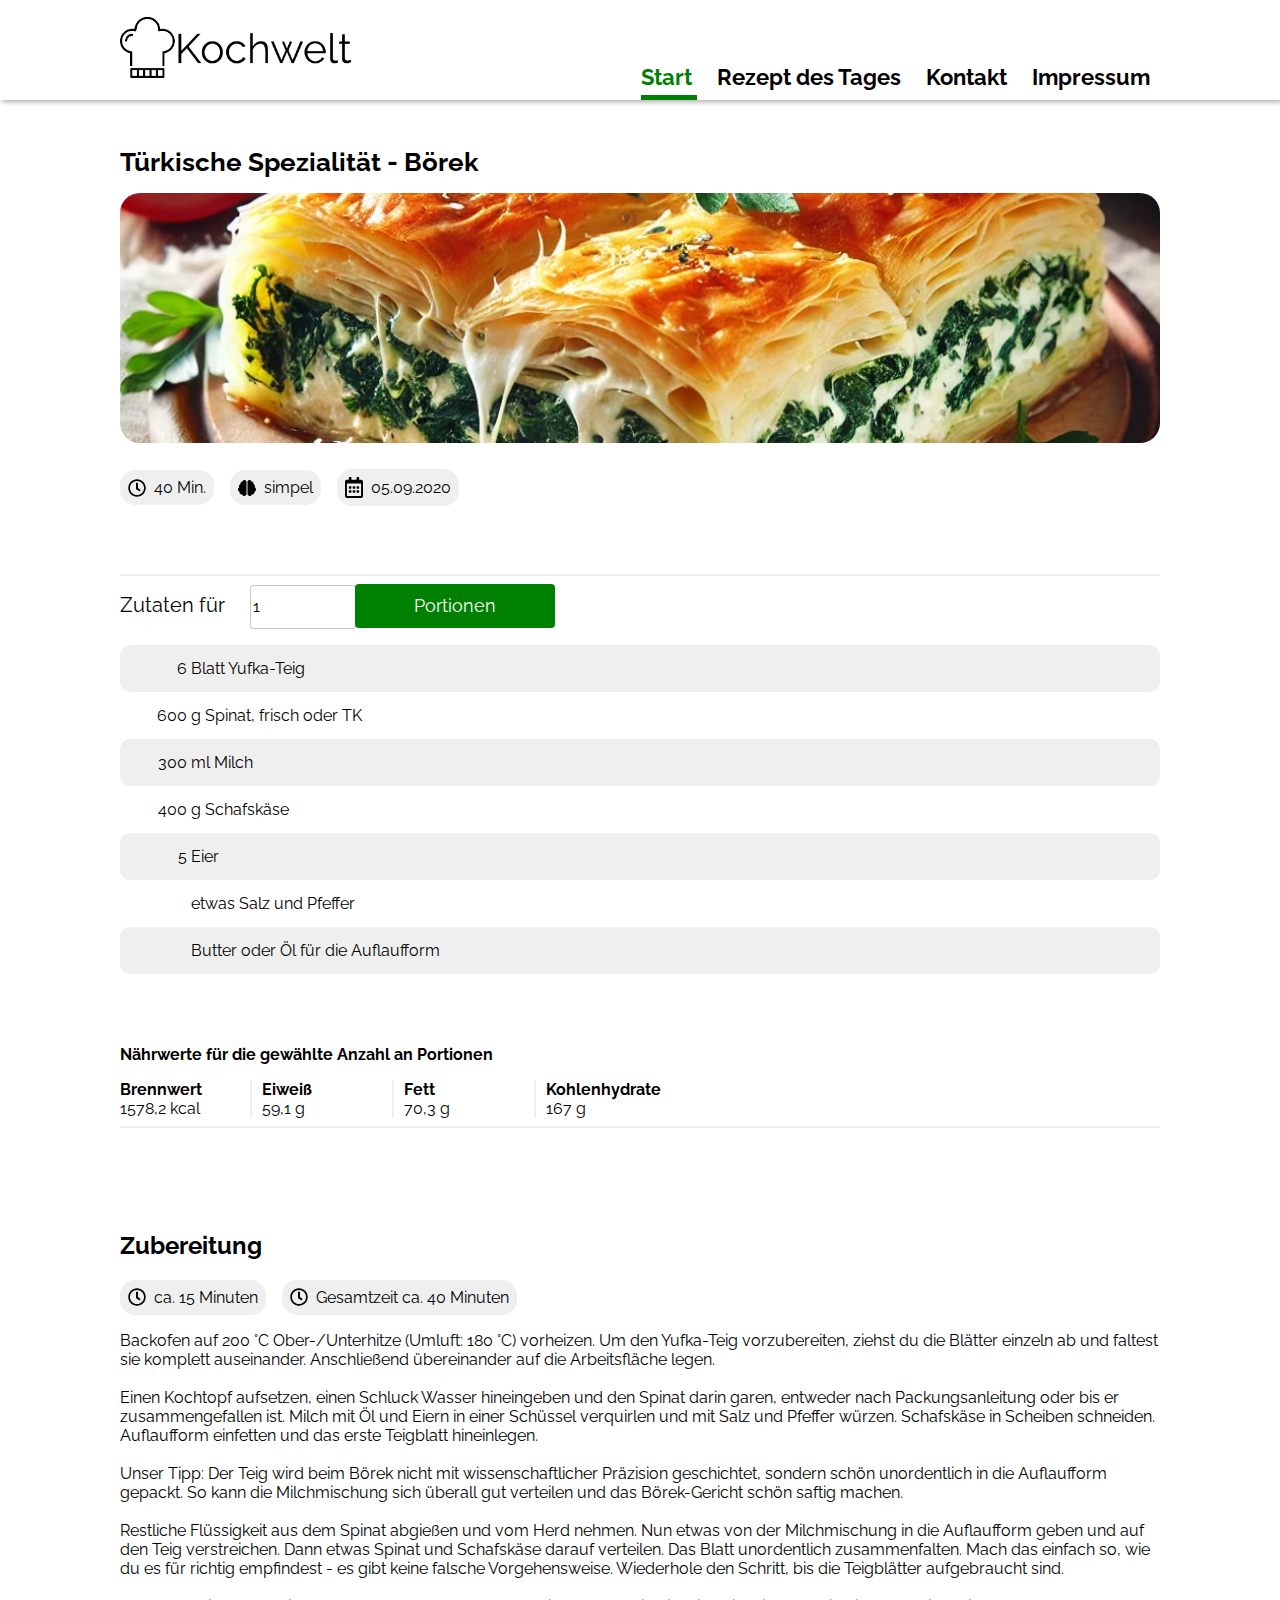
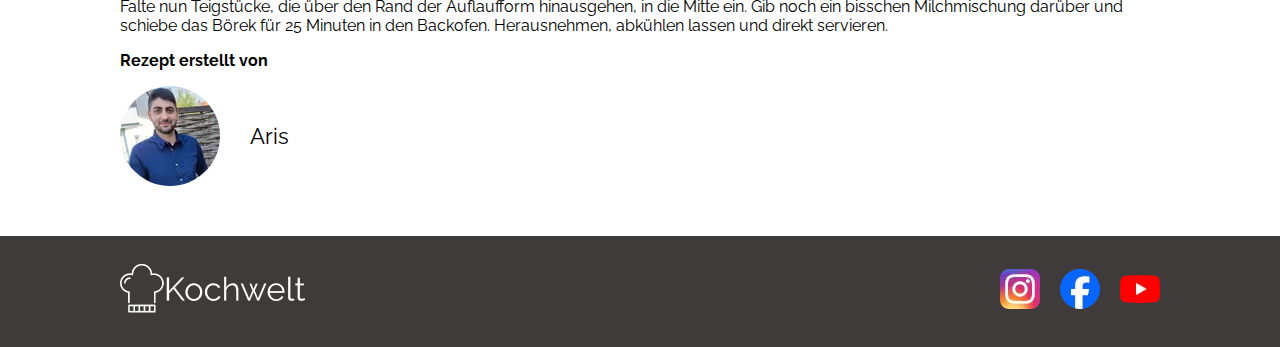
<file: rezeptboerek.html>
<!DOCTYPE html>
<html lang="en">

<head>
    <meta charset="UTF-8">
    <meta name="viewport" content="width=device-width, initial-scale=1.0">
    <title>Börek - Kochwelt-342</title>
    <link rel="icon" type="image/x-icon" href="./img/logo_small.webp">
    <link rel="stylesheet" href="style.css">
</head>

<body>
    <a href="#main" class="skip-to-main-content-link">Skip to main content</a>
    <header class="content-limiter">
        <a href="./index.html"><img src="./img/logo.png" alt="logo"></a>
        <nav>
            <a class="navigation-bar" id="start" href="./index.html">Start </a>
            <a class="navigation-bar" href="./nudelauflauf.html">Rezept des Tages </a>
            <a class="navigation-bar" href="./contact.html">Kontakt </a>
            <a class="navigation-bar" href="./impressum.html">Impressum </a>
            <button id="menu-button" onclick="toggleRespMenu()"><img id="burger-bar" src="./img/burger-bar.png"
                    alt="burger-bar"></button>
        </nav>
    </header>

    <main id="main" class="content-limiter" tabindex="-1">
        <div id="menu" class="resp-menu">
            <a href="./index.html">Start </a>
            <a href="./nudelauflauf.html">Rezept des Tages </a>
            <a href="./contact.html">Kontakt </a>
            <a href="./impressum.html">Impressum </a>
        </div>

        <section class="rezept-section">
            <h1 class="rezept-titel">Türkische Spezialität - Börek</h1>
            <img class="rezept-bild" src="./img/börek.webp" alt="Foto mit börek">

            <div class="icons">
                <div class="icons-container"><img src="./img/icons/clock-regular.svg" alt="Zeit"><span>40 Min.</span>
                </div>
                <div class="icons-container"><img src="./img/icons/brain-solid.svg"
                        alt="Schwierigkeitsgrad"><span>simpel</span></div>
                <div class="icons-container"><img src="./img/icons/calendar-alt-regular.svg"
                        alt="Datum"><span>05.09.2020</span></div>
            </div>

        </section>

        <section class="table-container">
            <hr class="horizontal-ruler">
            <div class="portionen-container">
                <form>
                    <label for="inputfield"> Zutaten für
                        <input id="inputfield" type="number" value="1" required min="1" max="20"></label>
                    <button class="green-button" onclick="calc('BOEREK', event)">Portionen</button>
                </form>
            </div>

            <table>
                <tbody>
                    <tr>
                        <td>6</td>

                        <td>Blatt Yufka-Teig</td>
                    </tr>
                    <tr>
                        <td>600</td>

                        <td>g Spinat, frisch oder TK</td>
                    </tr>
                    <tr>
                        <td>300</td>

                        <td>ml Milch</td>
                    </tr>
                    <tr>
                        <td>400</td>

                        <td>g Schafskäse</td>
                    </tr>
                    <tr>
                        <td>5</td>

                        <td>Eier</td>
                    </tr>
                    <tr>
                        <td></td>

                        <td>etwas Salz und Pfeffer</td>
                    </tr>
                    <tr>
                        <td></td>

                        <td>Butter oder Öl für die Auflaufform</td>
                    </tr>
                </tbody>
            </table>
        </section>

        <section class="naehrwert-container">
            <h3>Nährwerte für die gewählte Anzahl an Portionen</h3>
            <hr class="horizontal-ruler" id="mediaquery-column">
            <div class="naehrwert-area">
                <div class="naehrwert-paar">
                    <b>Brennwert</b>
                    <div class="nutritional-value"><span>1578,2</span> kcal</div>
                </div>
                <hr class="vertikaler-trenner">
                <div class="naehrwert-paar">
                    <b>Eiweiß</b>
                    <div class="nutritional-value"><span>59,1</span> g</div>
                </div>
                <hr class="vertikaler-trenner">
                <div class="naehrwert-paar">
                    <b>Fett</b>
                    <div class="nutritional-value"><span>70,3</span> g</div>
                </div>
                <hr class="vertikaler-trenner">
                <div class="naehrwert-paar">
                    <b>Kohlenhydrate</b>
                    <div class="nutritional-value"><span>167</span> g</div>
                </div>
            </div>
            <hr class="horizontal-ruler">
        </section>

        <section class="zubereitung-container">
            <h2>Zubereitung</h2>
            <div class="icons">
                <div class="icons-container">
                    <img src="./img/icons/clock-regular.svg" alt="Zeit"><span> ca. 15 Minuten</span>
                </div>

                <div class="icons-container">
                    <img src="./img/icons/clock-regular.svg" alt="Zeit"><span> Gesamtzeit ca. 40 Minuten</span>
                </div>
            </div>

            <p> Backofen auf 200 °C Ober-/Unterhitze (Umluft: 180 °C) vorheizen. Um den Yufka-Teig vorzubereiten, ziehst
                du
                die Blätter einzeln ab und faltest sie komplett auseinander. Anschließend übereinander auf die
                Arbeitsfläche
                legen. <br><br>
                Einen Kochtopf aufsetzen, einen Schluck Wasser hineingeben und den Spinat darin garen, entweder nach
                Packungsanleitung oder bis er zusammengefallen ist. Milch mit Öl und Eiern in einer Schüssel verquirlen
                und
                mit Salz und Pfeffer würzen. Schafskäse in Scheiben schneiden. Auflaufform einfetten und das erste
                Teigblatt
                hineinlegen.<br>
                <br>
                Unser Tipp: Der Teig wird beim Börek nicht mit wissenschaftlicher Präzision geschichtet, sondern
                schön unordentlich in die Auflaufform gepackt. So kann die Milchmischung sich überall gut verteilen und
                das
                Börek-Gericht schön saftig machen.<br><br>

                Restliche Flüssigkeit aus dem Spinat abgießen und vom Herd nehmen. Nun etwas von der Milchmischung in
                die
                Auflaufform geben und auf den Teig verstreichen. Dann etwas Spinat und Schafskäse darauf verteilen. Das
                Blatt unordentlich zusammenfalten. Mach das einfach so, wie du es für richtig empfindest - es gibt keine
                falsche Vorgehensweise. Wiederhole den Schritt, bis die Teigblätter aufgebraucht sind.<br><br>
                Falte nun Teigstücke, die über den Rand der Auflaufform hinausgehen, in die Mitte ein. Gib noch ein
                bisschen
                Milchmischung darüber und schiebe das Börek für 25 Minuten in den Backofen. Herausnehmen, abkühlen
                lassen
                und
                direkt servieren.
            </p>

            <h3>Rezept erstellt von</h3>
            <div class="profile">
                <img src="./img/ProfileAris.webp" alt="Profil-Bild">Aris
            </div>
        </section>


    </main>



    <footer class="content-limiter">
        <img src="./img/white_logo.png" alt="Kochwelt Logo">
        <div class="socialmedia">
            <a href="https://www.instagram.com/" target="_blank">
                <img src="./img/instagram_icon.webp" alt="Instagram"></a>

            <a href="https://www.facebook.com/" target="_blank">
                <img src="./img/facebook_icon.webp" alt="Facebook"></a>

            <a href="https://www.youtube.com/" target="_blank">
                <img src="./img/youtube.webp" alt="Youtube"></a>
        </div>
    </footer>

    <script src="script.js"></script>
</body>

</html>
</file>
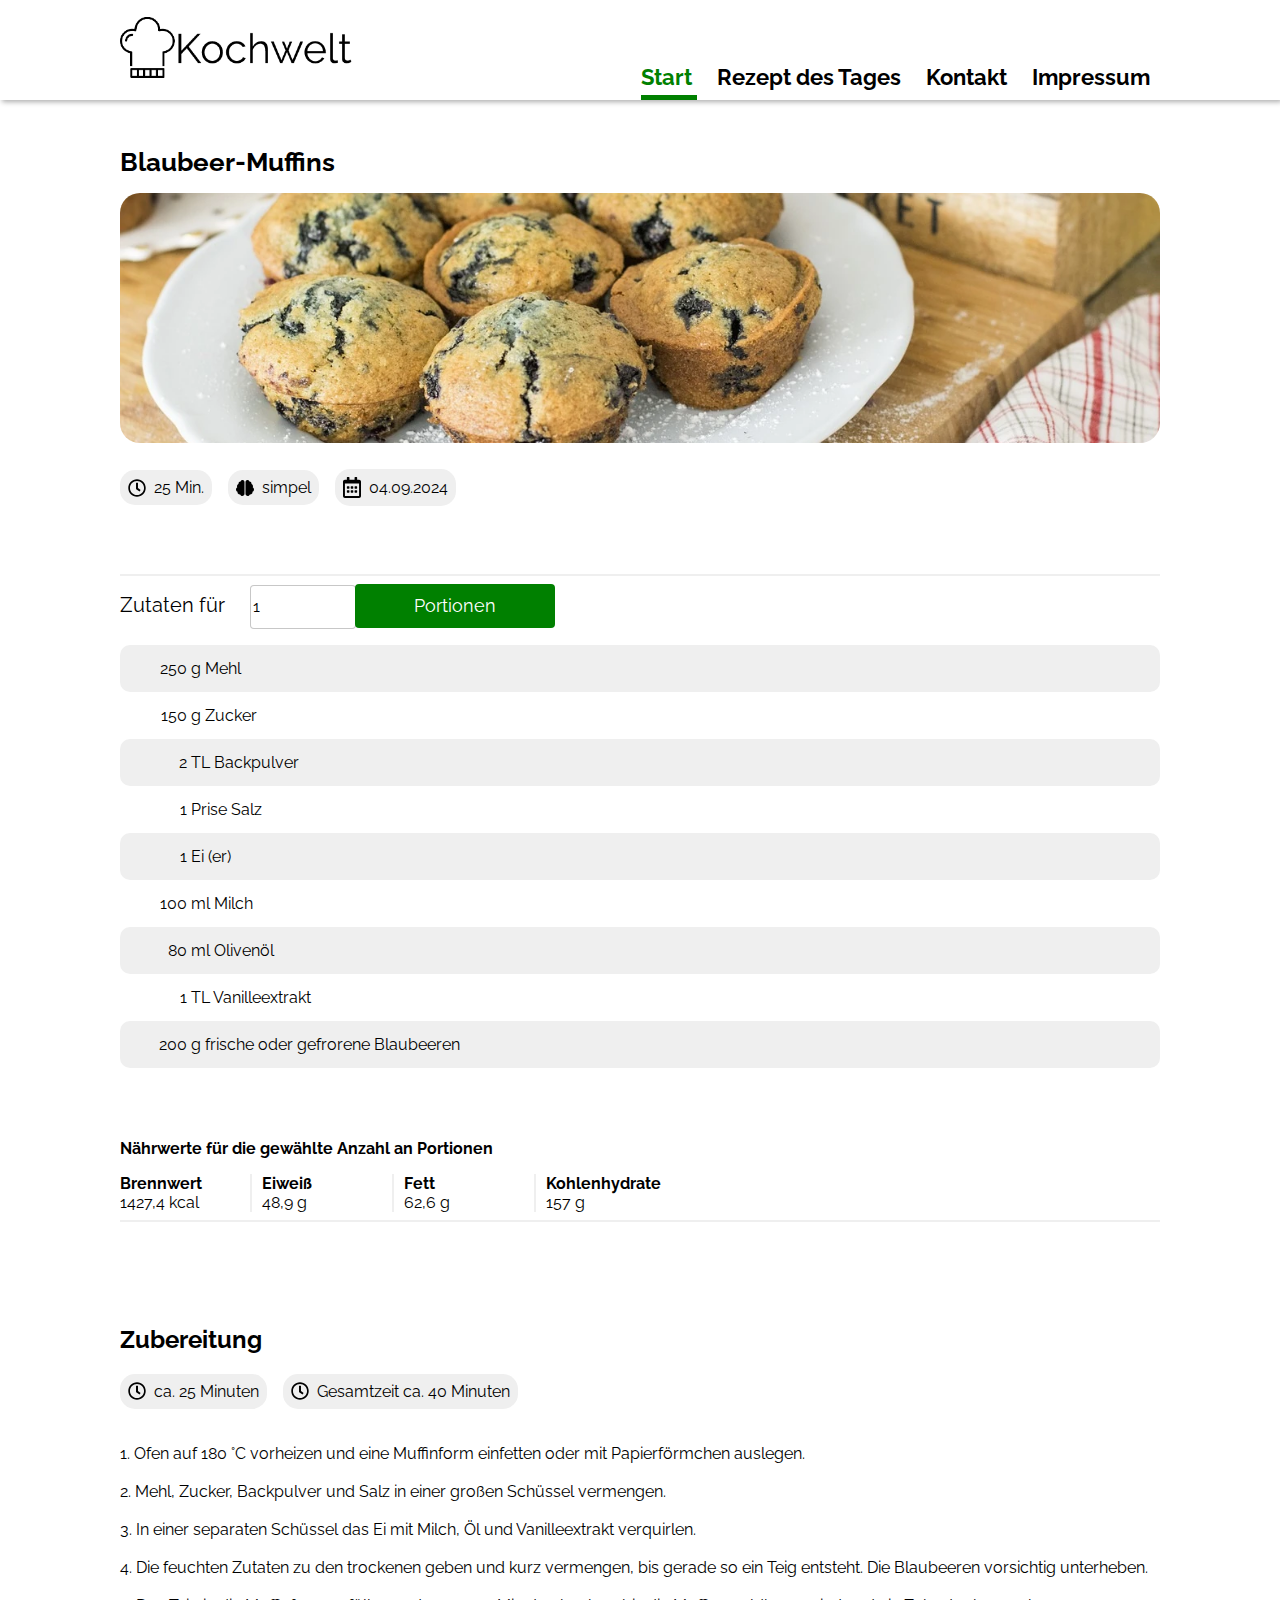
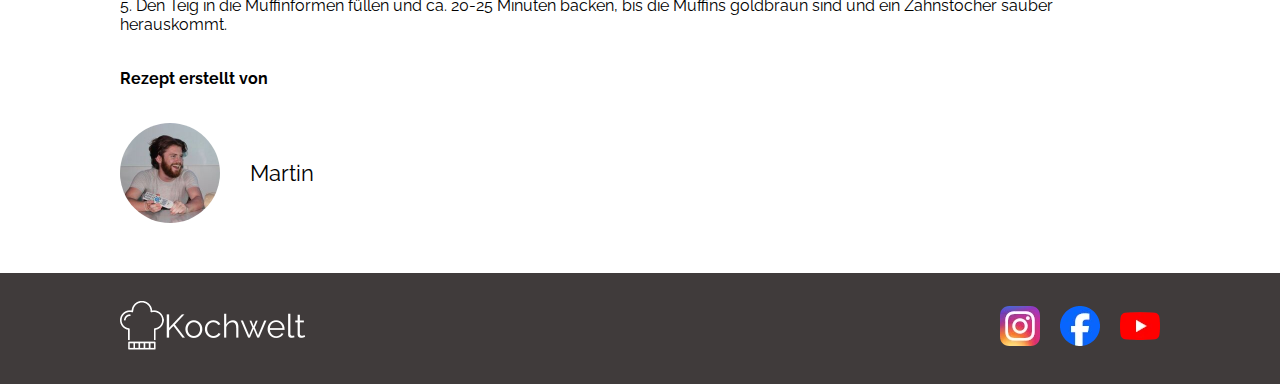
<file: rezeptmartin.html>
<!DOCTYPE html>
<html lang="en">

<head>
    <meta charset="UTF-8">
    <meta name="viewport" content="width=device-width, initial-scale=1.0">
    <title>Blaubeer-Muffins - Kochwelt-342</title>
    <link rel="icon" type="image/x-icon" href="./img/logo_small.webp">
    <link rel="stylesheet" href="style.css">
</head>

<body>
    <a href="#main" class="skip-to-main-content-link">Skip to main content</a>
    <header class="content-limiter">
        <a href="./index.html"><img src="./img/logo.png" alt="logo"></a>
        <nav>
            <a class="navigation-bar" id="start" href="./index.html">Start </a>
            <a class="navigation-bar" href="./nudelauflauf.html">Rezept des Tages </a>
            <a class="navigation-bar" href="./contact.html">Kontakt </a>
            <a class="navigation-bar" href="./impressum.html">Impressum </a>
            <button id="menu-button" onclick="toggleRespMenu()"><img id="burger-bar" src="./img/burger-bar.png"
                    alt="burger-bar"></button>
        </nav>
    </header>


    <main id="main" class="content-limiter" tabindex="-1">
        <div id="menu" class="resp-menu">
            <a href="./index.html">Start </a>
            <a href="./nudelauflauf.html">Rezept des Tages </a>
            <a href="./contact.html">Kontakt </a>
            <a href="./impressum.html">Impressum </a>
        </div>
        <!-- Rezept + Bild + Icons -->
        <section class="rezept-section">


            <h1 class="rezept-titel">Blaubeer-Muffins</h1>

            <img class="rezept-bild" src="./img/blueberry-muffins.webp" alt="Foto mit Blaubeer Muffins">

            <div class="icons">

                <div class="icons-container">
                    <img src="./img/icons/clock-regular.svg" alt="Zeit">
                    <span>25 Min.</span>
                </div>

                <div class="icons-container">
                    <img src="./img/icons/brain-solid.svg" alt="Schwierigkeitsgrad">
                    <span>simpel</span>
                </div>

                <div class="icons-container">
                    <img src="./img/icons/calendar-alt-regular.svg" alt="Datum">
                    <span>04.09.2024</span>
                </div>
            </div>

        </section>


        <!-- Zutaten pro Portion + Nährwertetabelle  -->
        <section class="table-container">
            <hr class="horizontal-ruler">
            <div class="portionen-container">
                <form>
                    <label for="inputfield"> Zutaten für
                    <input id="inputfield" type="number" value="1" required min="1" max="20"></label>
                    <button class="green-button" onclick="calc('MUFFIN', event)">Portionen</button>
                </form>
            </div>

            <table>
                <tbody>
                <tr>
                    <td>250</td>
                    <td>g Mehl</td>
                </tr>
                <tr>
                    <td>150</td>
                    <td>g Zucker</td>
                </tr>
                <tr>
                    <td>2</td>
                    <td>TL Backpulver</td>
                </tr>
                <tr>
                    <td>1</td>
                    <td>Prise Salz</td>
                </tr>
                <tr>
                    <td>1</td>
                    <td>Ei (er)</td>
                </tr>
                <tr>
                    <td>100</td>
                    <td>ml Milch</td>
                </tr>
                <tr>
                    <td>80</td>
                    <td>ml Olivenöl</td>
                </tr>
                <tr>
                    <td>1 </td>
                    <td>TL Vanilleextrakt</td>
                </tr>
                <tr>
                    <td>200</td>
                    <td>g frische oder gefrorene Blaubeeren</td>
                </tr>
            </tbody>
            </table>
        </section>

        <section class="naehrwert-container">
            <h3>Nährwerte für die gewählte Anzahl an Portionen</h3>
            <hr class="horizontal-ruler" id="mediaquery-column">
            <div class="naehrwert-area">
                <div class="naehrwert-paar">
                    <b>Brennwert</b>
                    <div class="nutritional-value"><span>1427,4</span> kcal</div>
                </div>
                <hr class="vertikaler-trenner">
                <div class="naehrwert-paar">
                    <b>Eiweiß</b>
                    <div class="nutritional-value"><span>48,9</span> g</div>
                </div>
                <hr class="vertikaler-trenner">
                <div class="naehrwert-paar">
                    <b>Fett</b>
                    <div class="nutritional-value"><span>62,6</span> g</div>
                </div>
                <hr class="vertikaler-trenner">
                <div class="naehrwert-paar">
                    <b>Kohlenhydrate</b>
                    <div class="nutritional-value"><span>157</span> g</div>
                </div>
            </div>
            <hr class="horizontal-ruler">
        </section>

        <!-- Zubereitung -->
        <section class="zubereitung-container">
            <h2>Zubereitung</h2>

            <div class="icons">
                <div class="icons-container">
                    <img src="./img/icons/clock-regular.svg" alt="Zeit"><span> ca. 25 Minuten</span>
                </div>

                <div class="icons-container">
                    <img src="./img/icons/clock-regular.svg" alt="Zeit"><span> Gesamtzeit ca. 40 Minuten</span>
                </div>
            </div>

            <p>
                <br>
                1. Ofen auf 180 °C vorheizen und eine Muffinform einfetten oder mit Papierförmchen auslegen. <br>
                <br>
                2. Mehl, Zucker, Backpulver und Salz in einer großen Schüssel vermengen.<br>
                <br>
                3. In einer separaten Schüssel das Ei mit Milch, Öl und Vanilleextrakt verquirlen.<br>
                <br>
                4. Die feuchten Zutaten zu den trockenen geben und kurz vermengen, bis gerade so ein Teig entsteht. Die
                Blaubeeren vorsichtig unterheben.<br>
                <br>
                5. Den Teig in die Muffinformen füllen und ca. 20-25 Minuten backen, bis die Muffins goldbraun sind und
                ein
                Zahnstocher sauber herauskommt. <br>
                <br>
            </p>

            <h3>Rezept erstellt von</h3>

            <br>
            <div class="profile">
                <img src="./img/profile-martin.webp" alt="Profil-Bild">Martin
            </div>
        </section>


    </main>




    <footer class="content-limiter">

        <img src="./img/white_logo.png" alt="Kochwelt Logo">
        <div class="socialmedia">
            <a href="https://www.instagram.com/" target="_blank">
                <img src="./img/instagram_icon.webp" alt="Instagram"></a>

            <a href="https://www.facebook.com/" target="_blank">
                <img src="./img/facebook_icon.webp" alt="Facebook"></a>

            <a href="https://www.youtube.com/" target="_blank">
                <img src="./img/youtube.webp" alt="Youtube"></a>
        </div>


    </footer>
    <script src="script.js"></script>
</body>


</html>
</file>
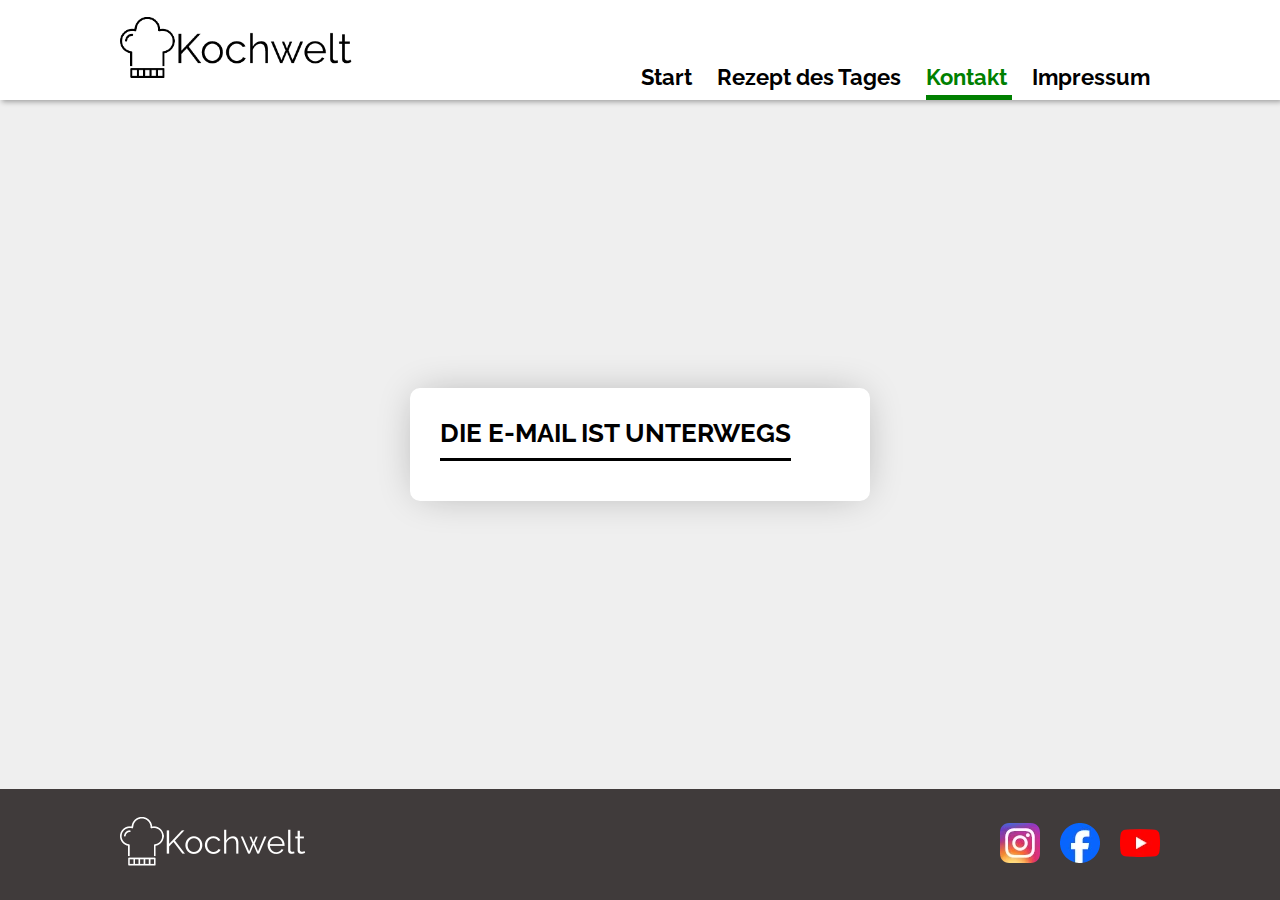
<file: send_mail.html>
<!DOCTYPE html>
<html lang="en">

<head>
  <meta charset="UTF-8">
  <meta name="viewport" content="width=device-width, initial-scale=1.0">
  <meta http-equiv="refresh" content="3;url=./contact.html" />
  <title>E-Mail ist unterwegs - Kochwelt-342</title>
  <link rel="icon" type="image/x-icon" href="./img/logo_small.webp">
  <link rel="stylesheet" href="style.css">
</head>

<body class="grey-bg">
  <a href="#main" class="skip-to-main-content-link">Skip to main content</a>
  <header class="content-limiter">
      <a href="./index.html"><img src="./img/logo.png" alt="logo"></a>
      <nav>
          <a class="navigation-bar" href="./index.html">Start </a>
          <a class="navigation-bar" href="./nudelauflauf.html">Rezept des Tages </a>
          <a class="navigation-bar" id="start" href="./contact.html">Kontakt </a>
          <a class="navigation-bar" href="./impressum.html">Impressum </a>
          <button id="menu-button" onclick="toggleRespMenu()"><img id="burger-bar" src="./img/burger-bar.png"
                  alt="burger-bar"></button>
      </nav>
  </header>

  <main id="main" class="content-limiter contact-main" tabindex="-1">
    <div id="menu" class="resp-menu">
      <a href="./index.html">Start </a>
      <a href="./nudelauflauf.html">Rezept des Tages </a>
      <a href="./contact.html">Kontakt </a>
      <a href="./impressum.html">Impressum </a>
  </div>
    <section class="contact contact-content">
      <h1>Die E-Mail ist unterwegs</h1>
    </section>
  </main>

  <footer class="content-limiter">
    <img src="./img/white_logo.png" alt="Kochwelt Logo">
    <div class="socialmedia">
      <a href="https://www.instagram.com/" target="_blank">
        <img src="./img/instagram_icon.webp" alt="Instagram"></a>

      <a href="https://www.facebook.com/" target="_blank">
        <img src="./img/facebook_icon.webp" alt="Facebook"></a>

      <a href="https://www.youtube.com/" target="_blank">
        <img src="./img/youtube.webp" alt="Youtube"></a>
    </div>
  </footer>
  <script src="script.js"></script>
</body>

</html>
</file>
<file: style.css>
/* raleway-regular - latin */
@font-face {
    font-display: swap;
    /* Check https://developer.mozilla.org/en-US/docs/Web/CSS/@font-face/font-display for other options. */
    font-family: 'Raleway';
    font-style: normal;
    font-weight: 400;
    src: url('./fonts/raleway-v34-latin-regular.eot');
    /* IE9 Compat Modes */
    src: url('./fonts/raleway-v34-latin-regular.eot?#iefix') format('embedded-opentype'),
        /* IE6-IE8 */
        url('./fonts/raleway-v34-latin-regular.woff2') format('woff2'),
        /* Chrome 36+, Opera 23+, Firefox 39+, Safari 12+, iOS 10+ */
        url('./fonts/raleway-v34-latin-regular.woff') format('woff'),
        /* Chrome 5+, Firefox 3.6+, IE 9+, Safari 5.1+, iOS 5+ */
        url('./fonts/raleway-v34-latin-regular.ttf') format('truetype'),
        /* Chrome 4+, Firefox 3.5+, IE 9+, Safari 3.1+, iOS 4.2+, Android Browser 2.2+ */
        url('./fonts/raleway-v34-latin-regular.svg#Raleway') format('svg');
    /* Legacy iOS */
}

/* raleway-italic - latin */
@font-face {
    font-display: swap;
    /* Check https://developer.mozilla.org/en-US/docs/Web/CSS/@font-face/font-display for other options. */
    font-family: 'Raleway';
    font-style: italic;
    font-weight: 400;
    src: url('./fonts/raleway-v34-latin-italic.eot');
    /* IE9 Compat Modes */
    src: url('./fonts/raleway-v34-latin-italic.eot?#iefix') format('embedded-opentype'),
        /* IE6-IE8 */
        url('./fonts/raleway-v34-latin-italic.woff2') format('woff2'),
        /* Chrome 36+, Opera 23+, Firefox 39+, Safari 12+, iOS 10+ */
        url('./fonts/raleway-v34-latin-italic.woff') format('woff'),
        /* Chrome 5+, Firefox 3.6+, IE 9+, Safari 5.1+, iOS 5+ */
        url('./fonts/raleway-v34-latin-italic.ttf') format('truetype'),
        /* Chrome 4+, Firefox 3.5+, IE 9+, Safari 3.1+, iOS 4.2+, Android Browser 2.2+ */
        url('./fonts/raleway-v34-latin-italic.svg#Raleway') format('svg');
    /* Legacy iOS */
}

/* raleway-700 - latin */
@font-face {
    font-display: swap;
    /* Check https://developer.mozilla.org/en-US/docs/Web/CSS/@font-face/font-display for other options. */
    font-family: 'Raleway';
    font-style: normal;
    font-weight: 700;
    src: url('./fonts/raleway-v34-latin-700.eot');
    /* IE9 Compat Modes */
    src: url('./fonts/raleway-v34-latin-700.eot?#iefix') format('embedded-opentype'),
        /* IE6-IE8 */
        url('./fonts/raleway-v34-latin-700.woff2') format('woff2'),
        /* Chrome 36+, Opera 23+, Firefox 39+, Safari 12+, iOS 10+ */
        url('./fonts/raleway-v34-latin-700.woff') format('woff'),
        /* Chrome 5+, Firefox 3.6+, IE 9+, Safari 5.1+, iOS 5+ */
        url('./fonts/raleway-v34-latin-700.ttf') format('truetype'),
        /* Chrome 4+, Firefox 3.5+, IE 9+, Safari 3.1+, iOS 4.2+, Android Browser 2.2+ */
        url('./fonts/raleway-v34-latin-700.svg#Raleway') format('svg');
    /* Legacy iOS */
}

/* raleway-700italic - latin */
@font-face {
    font-display: swap;
    /* Check https://developer.mozilla.org/en-US/docs/Web/CSS/@font-face/font-display for other options. */
    font-family: 'Raleway';
    font-style: italic;
    font-weight: 700;
    src: url('./fonts/raleway-v34-latin-700italic.eot');
    /* IE9 Compat Modes */
    src: url('./fonts/raleway-v34-latin-700italic.eot?#iefix') format('embedded-opentype'),
        /* IE6-IE8 */
        url('./fonts/raleway-v34-latin-700italic.woff2') format('woff2'),
        /* Chrome 36+, Opera 23+, Firefox 39+, Safari 12+, iOS 10+ */
        url('./fonts/raleway-v34-latin-700italic.woff') format('woff'),
        /* Chrome 5+, Firefox 3.6+, IE 9+, Safari 5.1+, iOS 5+ */
        url('./fonts/raleway-v34-latin-700italic.ttf') format('truetype'),
        /* Chrome 4+, Firefox 3.5+, IE 9+, Safari 3.1+, iOS 4.2+, Android Browser 2.2+ */
        url('./fonts/raleway-v34-latin-700italic.svg#Raleway') format('svg');
    /* Legacy iOS */
}

html {
    scroll-behavior: smooth;
}

body {
    margin: 0 auto;
    font-family: "Raleway", sans-serif;
    display: flex;
    flex-direction: column;
    min-height: 100vh;
}

main {
    flex-grow: 1;
    position: relative;
    overflow-x: hidden;
}

.content-limiter {
    padding-left: 120px;
    padding-right: 120px;
}

a {
    color: black;
    text-decoration: none;
}



/* header */
header {
    height: 100px;
    display: flex;
    justify-content: space-between;
    align-items: flex-end;
    background-color: white;
    box-shadow: 2px 2px 5px rgba(0, 0, 0, 0.323);
}

nav {
    padding-bottom: 10px;
}

nav a {
    padding: 10px;
    font-weight: bold;
    font-size: 22px;
    transition: 0.125s;
}

#start {
    color: #008000;
    text-decoration: underline #008000;
    text-decoration-thickness: 5px;
    text-underline-offset: 10px;
}

#rezept-underline {
    color: #008000;
    text-decoration: underline #008000;
    text-decoration-thickness: 5px;
    text-underline-offset: 10px;
}

nav a:hover,
#menu a:hover,
nav a:focus,
#menu a:focus {
    color: #008000;
    text-decoration: underline #008000;
    text-decoration-thickness: 5px;
    text-underline-offset: 10px;
}

header img {
    width: 250px;
}

#burger-bar {
    visibility: hidden;
    height: 60px;
    width: auto;
    cursor: pointer;
}

#menu-button {
    background-color: white;
    border: none;
    display: none;
}


#menu {
    height: auto;
    width: 200px;
    background-color: rgba(245, 222, 179, 0.920);
    border: 3px rgba(72, 53, 53, 0.609) solid;
    border-radius: 6px;
    position: absolute;
    padding: 10px;
    top: 0px;
    right: 0;
    transition: all 0.125s;
}

.resp-menu {
    visibility: hidden;
    transform: translateX(140%);
    transition: all 0.125s;
}

#menu a {
    margin: 10px;
    margin-left: 18px;
    font-weight: bold;
    font-size: 20px;
    display: flex;
    flex-direction: column;
    align-items: flex-start;
    transition: 0.125s;
}

/* section 1 */
section {
    padding-top: 50px;
    padding-bottom: 50px;
}

/* img{width: 100px;} */

#rezept-des-tages {
    display: flex;
    gap: 20px;
    justify-content: center;
}

.rezept-des-tages-img {
    height: 300px;
    border-radius: 20px;
    object-fit: cover;
}

.rezept-des-tages-text-area {
    display: flex;
    flex-direction: column;
    justify-content: space-between;
}

.rezept-des-tages-text h2 {
    margin-top: 0;
}

.rezept-des-tages-text p {
    margin-top: 0;
    margin-bottom: 10px;
}

article hr {
    visibility: hidden;
    position: absolute;
}

/* section 2 */
.text-center {
    text-align: center;
}

#eigene-rezepte {
    padding-top: 32px;
    padding-bottom: 102px;
    background-color: #EFEFEF;
}

.flexbox {
    display: flex;
    justify-content: space-around;
    align-items: center;
    gap: 20px;
}

.rezept {
    display: flex;
    flex-direction: column;
    align-items: center;
    justify-content: center;
    font-size: 18px;
    font-weight: bold;
    height: 200px;

}

.rezept:hover,
.rezept:focus {
    color: #008000;
}

.rezept img {
    height: 200px;
    width: 90%;
    border-radius: 20px;
    transition: 0.125s;
    object-fit: cover;
}

.rezept:hover img,
.rezept:focus img {
    filter: brightness(123%);
}

/* section3 */
.newsletter-headline {
    padding-bottom: 20px;
}

.newsletter-headline h2 {
    margin-top: 30px;
    display: flex;
    justify-content: center;
    text-align: center;
}

.newsletter-box {
    display: flex;
    justify-content: space-between;
    align-items: center;
    padding-top: 20px;
    padding-bottom: 20px;
    gap: 60px;
}

.newsletter-text {
    font-size: 16px;
}

.newsletter-box img {
    width: auto;
    height: 200px;
    border-radius: 10px;
}

/*Footer Section*/

footer {
    background-color: #403B3B;
    display: flex;
    justify-content: space-between;
    align-items: center;
    position: relative;
    padding-top: 20px;
    padding-bottom: 20px;
}

footer img {
    width: 200px;


}

.socialmedia {
    gap: 20px;
    display: flex;
    flex-wrap: nowrap;
}

.socialmedia img {
    width: 40px;
    gap: 20px;
    flex-wrap: nowrap;
    transition: 0.125s;
}

.socialmedia a:hover,
.socialmedia a:focus {
    filter: brightness(123%);
    transform: scale(1.1);
}


/*Rezept Section einheitlich*/

.rezept-section {
    padding-top: 30px;
    padding-bottom: 30px;
}

.rezept-titel {
    margin-bottom: 16px;
    text-align: left;
}

h1 {
    font-size: 26px;
}

h2 {
    font-size: 24px;
}

h3 {
    font-size: 16px;
}

.rezept-bild {
    height: 250px;
    width: 100%;
    object-fit: cover;
    border-radius: 20px;
    margin-bottom: 22px;
}

.icons {
    display: flex;
    justify-content: flex-start;
    align-items: center;
    gap: 16px;
}

.icons img {
    width: 18px;
    margin-right: 8px;
}

.icons-container {
    background-color: #EFEFEF;
    padding: 8px;
    display: flex;
    align-items: center;
    border-radius: 15px;
}

.horizontal-ruler {
    color: #EFEFEF;
    border-style: solid;

}

.table-container {
    padding-top: 30px;
    padding-bottom: 30px;
}

.portionen-container {
    font-size: 20px;
    margin-bottom: 8px;
}


.portionen-container input {
    width: 100px;
    height: 40px;
    font-size: 16px;
    margin-right: -6px;
    margin-left: 20px;
    border: 1px solid;
    border-color: #00000038;
    border-radius: 4px;
    font-family: "Raleway", sans-serif;
}

.green-button {
    color: white;
    background-color: #008000;
    border: none;
    font-size: 18px;
    width: 200px;
    height: 44px;
    transition: 0.125s;
    border-radius: 4px;
    font-family: "Raleway", sans-serif;
}

.green-button:hover,
.green-button:focus {
    cursor: pointer;
    filter: brightness(123%);
}

table {
    width: 100%;
    border-spacing: 0;
    margin-top: 16px;
}

tr:nth-child(odd) td {
    background: #EFEFEF;
}

tr td:first-child {
    text-align: end;
    width: 65px;
    white-space: nowrap;
    border-top-left-radius: 10px;
    border-bottom-left-radius: 10px;
}

tr td:last-child {
    border-top-right-radius: 10px;
    border-bottom-right-radius: 10px;
}

td {
    padding: 14px 2px;
}

section {
    padding-top: 25px;
    padding-bottom: 50px;
}

.zubereitung-container h2 {
    text-align: start;

}


.profile {
    display: flex;
    font-size: 22px;
    align-items: center;
    gap: 30px;
}

.profile img {
    width: 100px;
    height: 100px;
    border-radius: 50px;
    object-fit: cover;
}





/* contact */
.contact-main {
    display: flex;
    justify-content: center;
    align-items: center;
}

.contact {
    width: 400px;
    background: white;
    border-radius: 10px;
    box-shadow: 0 0 40px -10px rgba(0, 0, 0, 0.323);
    padding: 20px 30px;
}

.grey-bg {
    background-color: #EFEFEF;
}

.contact-content h1 {
    margin: 10px 0 20px 0;
    padding-bottom: 10px;
    width: fit-content;
    text-transform: uppercase;
    color: black;
    border-bottom: 3px solid black;
}

.contact-content form {
    display: flex;
    flex-direction: column;
    gap: 20px;
}

.contact-content label {
    display: flex;
    flex-direction: column;
}

.contact-content input {
    border-radius: 10px;

    padding: 10px;
    box-sizing: border-box;
    background: none;
    outline: none;
    resize: none;
    border: 0;
    transition: all 0.125s;
    border: 2px solid #EFEFEF;
    font-family: "Raleway", sans-serif;
}

.contact-content textarea {
    border-radius: 10px;
    resize: none;
    min-height: 50px;
    padding: 10px;
    border-width: 2px;
    transition: all 0.125s;
    border-color: #EFEFEF;
    border-style: solid;
    font-family: "Raleway", sans-serif;
}

.contact-content input:focus,
.contact-content textarea:focus {
    border-color: #403B3B;
}

.contact-content .green-button {
    align-self: center;
}

.impressum {
    margin-bottom: 32px;
}

.impressum a {
    color: green;
}

.impressum a:hover,
.impressum a:focus {
    font-weight: bold;
    text-decoration: underline;
}


/* naehrwert */
.naehrwert-area {
    display: flex;
}


.naehrwert-paar {
    display: flex;
    flex-direction: column;
    text-wrap: nowrap;
    width: 120px;
}

#mediaquery-column{
    visibility: hidden;
    position: absolute;
}

.vertikaler-trenner {
    color: #EFEFEF;
    border-style: solid;
    margin-inline-start: 10px;
    margin-inline-end: 10px;
    margin-block-start: 0;
    margin-block-end: 0;
}

.skip-to-main-content-link {
    position: absolute;
    left: -9999px;
    z-index: 999;
    padding: 1em;
    background-color: black;
    color: white;
    opacity: 0;
}

.skip-to-main-content-link:focus {
    left: 50%;
    transform: translateX(-50%);
    opacity: 1;
}

/*Responsive*/

/* min-widths */
@media (min-width: 1680px) {
    .content-limiter {
        padding-left: calc((100% - 1440px) / 2);
        padding-right: calc((100% - 1440px) / 2);
    }
}

@media (min-width: 851px) {
    #menu {
        visibility: hidden;
    }
}


/* max-widths */
/*header*/
@media (max-width:1200px) {
    .navigation-bar {
        font-size: 20px;
    }

    header img {
        width: 200px;
    }

}

@media (max-width:1025px) {
    .navigation-bar {
        font-size: 18px;
    }

    header img {
        width: 180px;
    }
}

@media (max-width: 1000px) {
  
    .rezept{
        font-size: 16px;
    }
}


@media (max-width:963px) {
    .navigation-bar {
        font-size: 16px;
    }

    header img {
        width: 160px;
    }

    .rezept img{
        height: 150px;
    }
}

@media (max-width:903px) {
    .navigation-bar {
        font-size: 14px;
    }

    header img {
        width: 140px;
    }

}


@media (max-width:850px) {
    header img {
        width: 200px;
    }

    #menu-button {
        display: initial;
    }

    nav a {
        display: none;
    }

    #burger-bar {
        visibility: visible;
    }

    .rezept {
        margin-bottom: 18px;
        width: 350px;
    }

    .rezept img{
        height: 200px;
    }

    .flexbox {
        flex-direction: column;
        padding-top: 32px;
    }

    #rezept-des-tages {
        flex-direction: column;
    }

    .rezept-des-tages-text-area {
        align-items: center;
    }

    
    .rezept-des-tages-text h2 {
        text-align: center;
    }
    
    .rezept-des-tages-img {
        height: auto;
    }

    .rezept-des-tages-text p {
        margin-bottom: 20px;
    }


    article hr {
        visibility: visible;
        position: relative;
    }

    .newsletter-box {
        flex-direction: column-reverse;
        gap: 0px;

    }

    .newsletter-text {
        margin-top: 8px;
    }
}

@media(max-width:810px) {
    .content-limiter {
        padding-right: 100px;
        padding-left: 100px;
    }

}

@media(max-width:750px) {

    .content-limiter {
        padding-right: 80px;
        padding-left: 80px;
    }

    .rezept-section {
        padding-top: 20px;
        padding-bottom: 20px;
    }

    .table-container {
        padding-top: 20px;
        padding-bottom: 20px;
    }

    h1 {
        font-size: 22px;
    }

    h2 {
        font-size: 20px;
    }

    h3 {
        font-size: 16px;
    }

    .naehrwert-paar b {
        font-size: 14px;
    }

    .nutritional-value {
        font-size: 14px;
    }
}


@media(max-width:636px) {

    .content-limiter {
        padding-right: 40px;
        padding-left: 40px;
    }
}

@media (max-width:600px) {


    #burger-bar {
        height: 50px;
    }
}

@media (max-width:570px) {
    h1 {
        font-size: 20px;
    }

    h2 {
        font-size: 18px;
    }

    p {
        font-size: 14px;
    }

    .green-button {
        font-size: 14px;
    }

    .portionen-container {
        font-size: 14px;
    }

    .portionen-container input {
        font-size: 14px;
    }

    .portionen-container form {
        display: flex;
        flex-direction: column;
        align-items: flex-start;
        gap: 10px;
    }


    tr td:first-child {
        width: 36px;
    }
}

@media (max-width: 500px) {
    .rezept {
        width: 300px;
    }

    .icons span {
        font-size: 14px;
    }
}

@media(max-width:476px) {
    footer img {
        width: 160px;
    }

    .socialmedia img {
        width: 35px;

    }
}

@media(max-width:469px) {
    .content-limiter {
        padding-right: 20px;
        padding-left: 20px;
    }

    section {
        padding-top: 25px;
        padding-bottom: 25px;
    }

    .rezept-section {
        padding-top: 10px;
        padding-bottom: 10px;
    }

    .icons img {
        width: 13px;
        margin-right: 5px;
    }

    .table-container {
        padding-top: 10px;
        padding-bottom: 10px;
    }

    td {
        padding-top: 12px;
        padding-bottom: 12px;
    }

    tr td {
        font-size: 14px;
    }

    .icons {
        gap: 10px;
    }

    .icons-container {
        padding: 6px;
    }


    /* contact */
    .contact {
        width: 300px;
    }

    .contact-content label {
        font-size: 16px;
    }

    .contact-content input {
        font-size: 14px;
    }

    .contact-content textarea {
        font-size: 14px;
    }
}

@media(max-width:421px) {
    footer img {
        width: 140px;
    }

    .socialmedia img {
        width: 30px;
    }

    .naehrwert-area{
        flex-direction: column;
        gap: 10px;
    }

    #mediaquery-column{
        visibility: visible;
        position: relative;
        margin-top: 30px;
    }
}

@media(max-width:400px) {
    .impressum {
        margin-bottom: 30px;
    }
}

@media(max-width:390px) {
    .icons {
        display: flex;
        flex-direction: column;
        align-items: flex-start;
    }
}

@media (max-width:380px) {

    .newsletter-text {
        font-size: 14px;
    }

    .newsletter-box img {
        height: 180px;
    }
}

@media(max-width:376px) {

    section {
        padding-top: 15px;
        padding-bottom: 15px;
    }

    .icons-container span {
        font-size: 14px;
    }

    td {
        padding-top: 10px;
        padding-bottom: 10px;
    }

    .rezept {
        width: 250px;
    }
}

@media(max-width:370px) {
    .contact {
        width: 260px;
    }

    .contact-content label {
        font-size: 14px;
    }

    .contact-content input {
        font-size: 12px;
    }

    .contact-content textarea {
        font-size: 12px;
    }
}

@media(max-width:360px) {
    footer img {
        width: 120px;
    }

    .socialmedia img {
        width: 25px;
    }
}

@media (max-width:340px) {
    .newsletter-box img {
        height: 160px;
    }

    .contact {
        width: 220px;
    }

    .contact-content input {
        font-size: 10px;
    }

    .contact-content textarea {
        font-size: 10px;
    }


    .content-limiter {
        padding-right: 15px;
        padding-left: 15px;
    }

}
</file>
